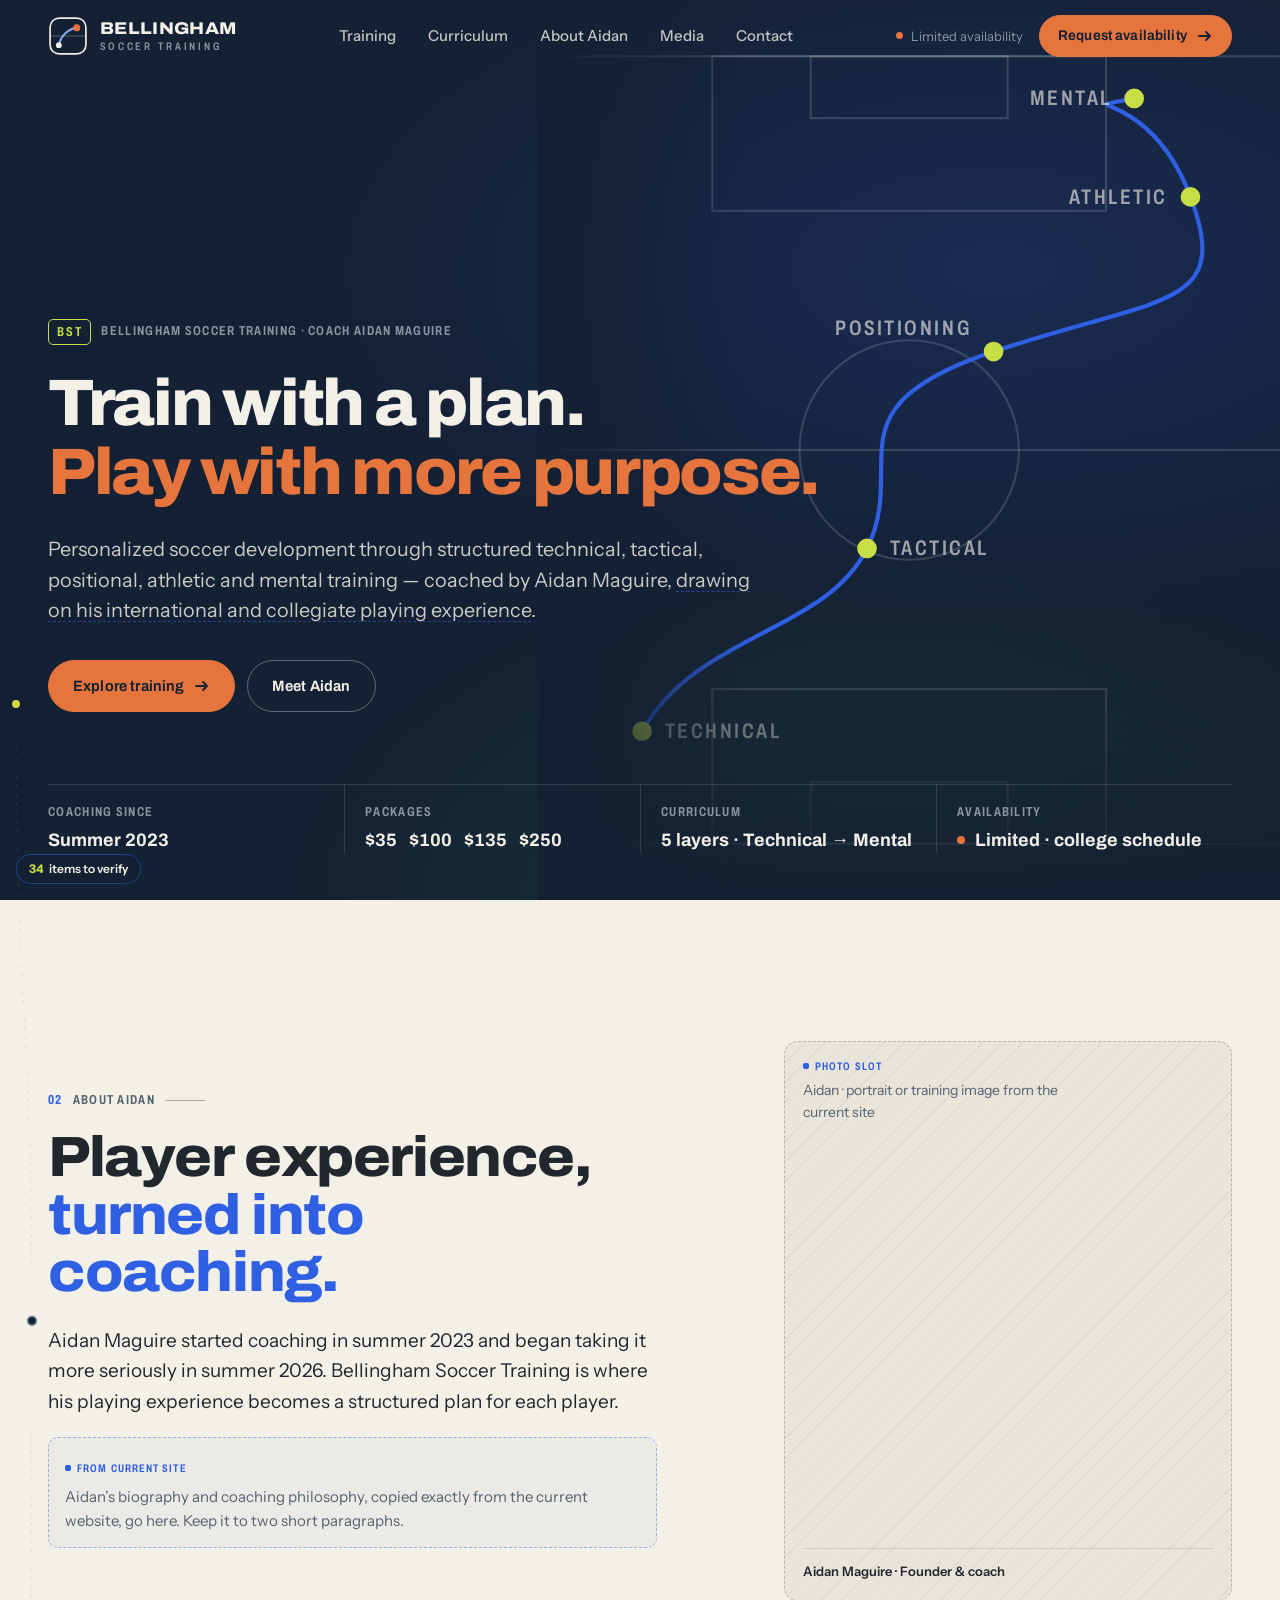
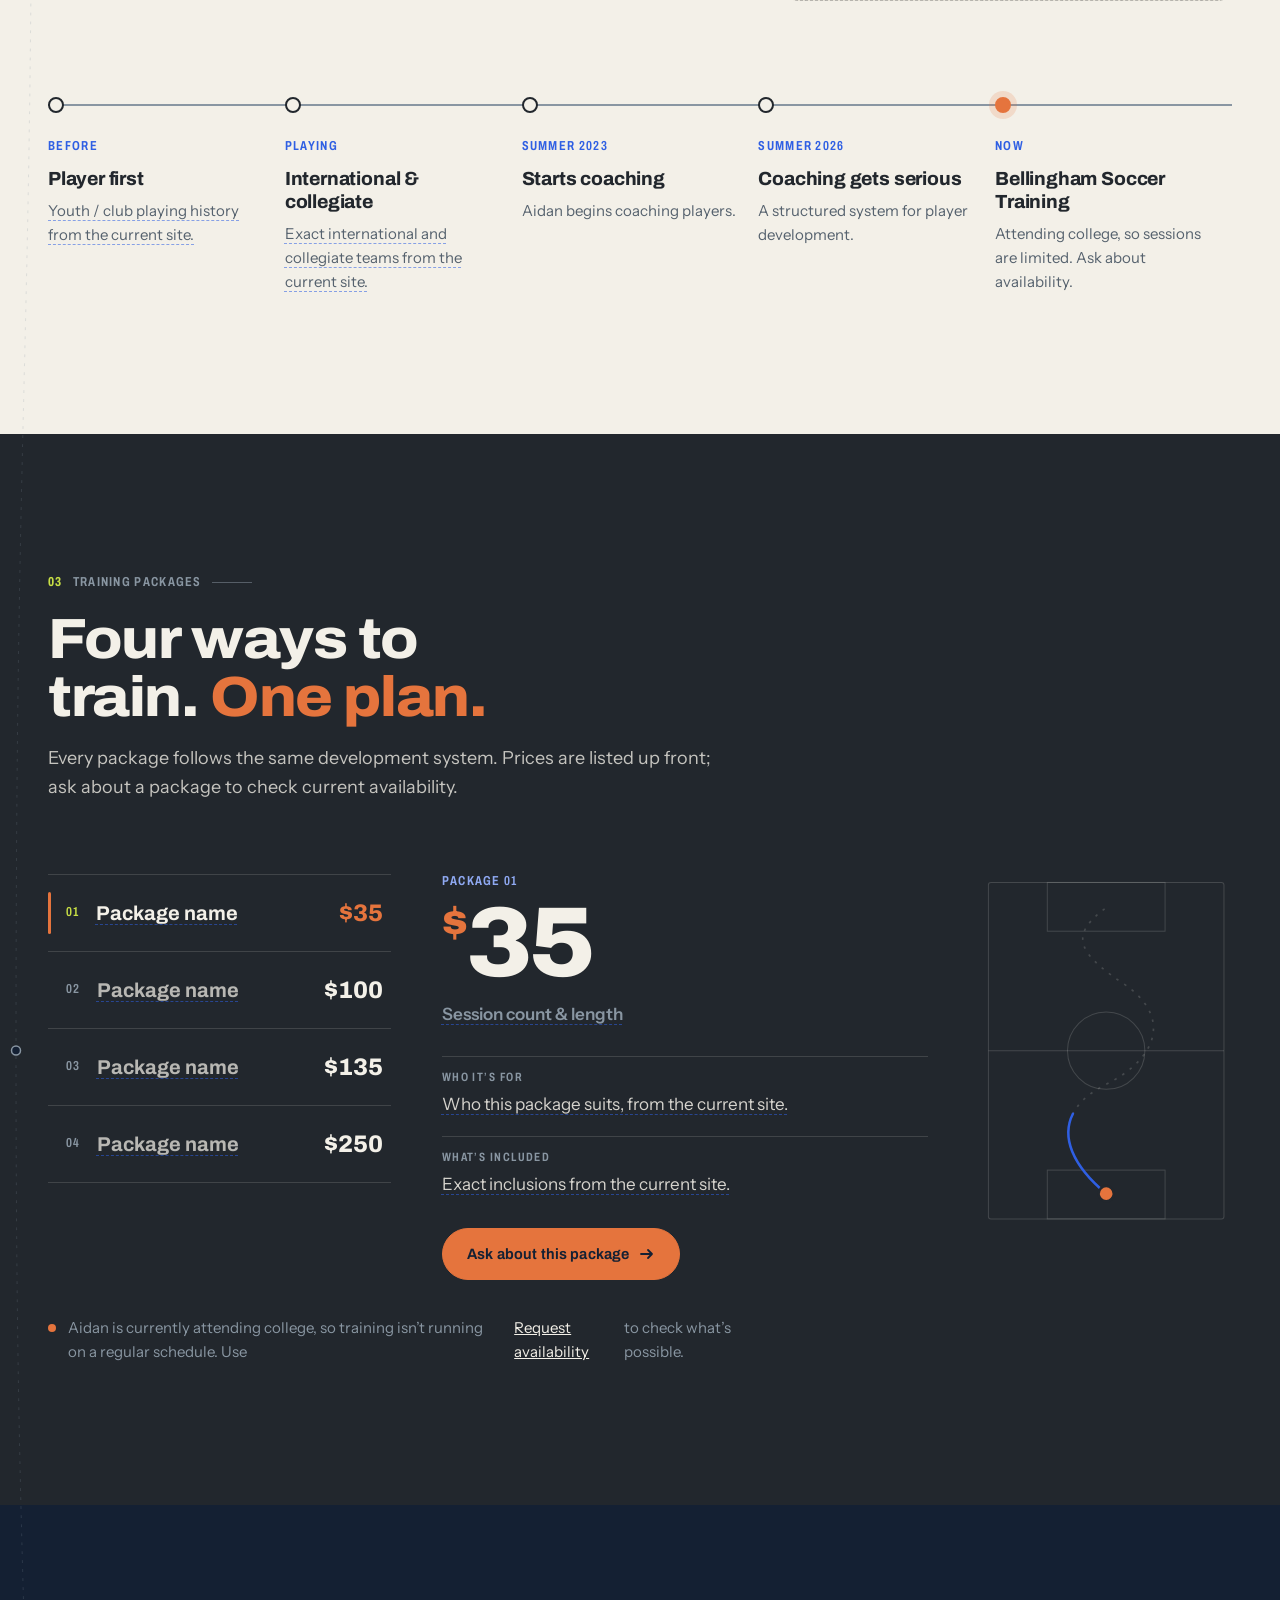
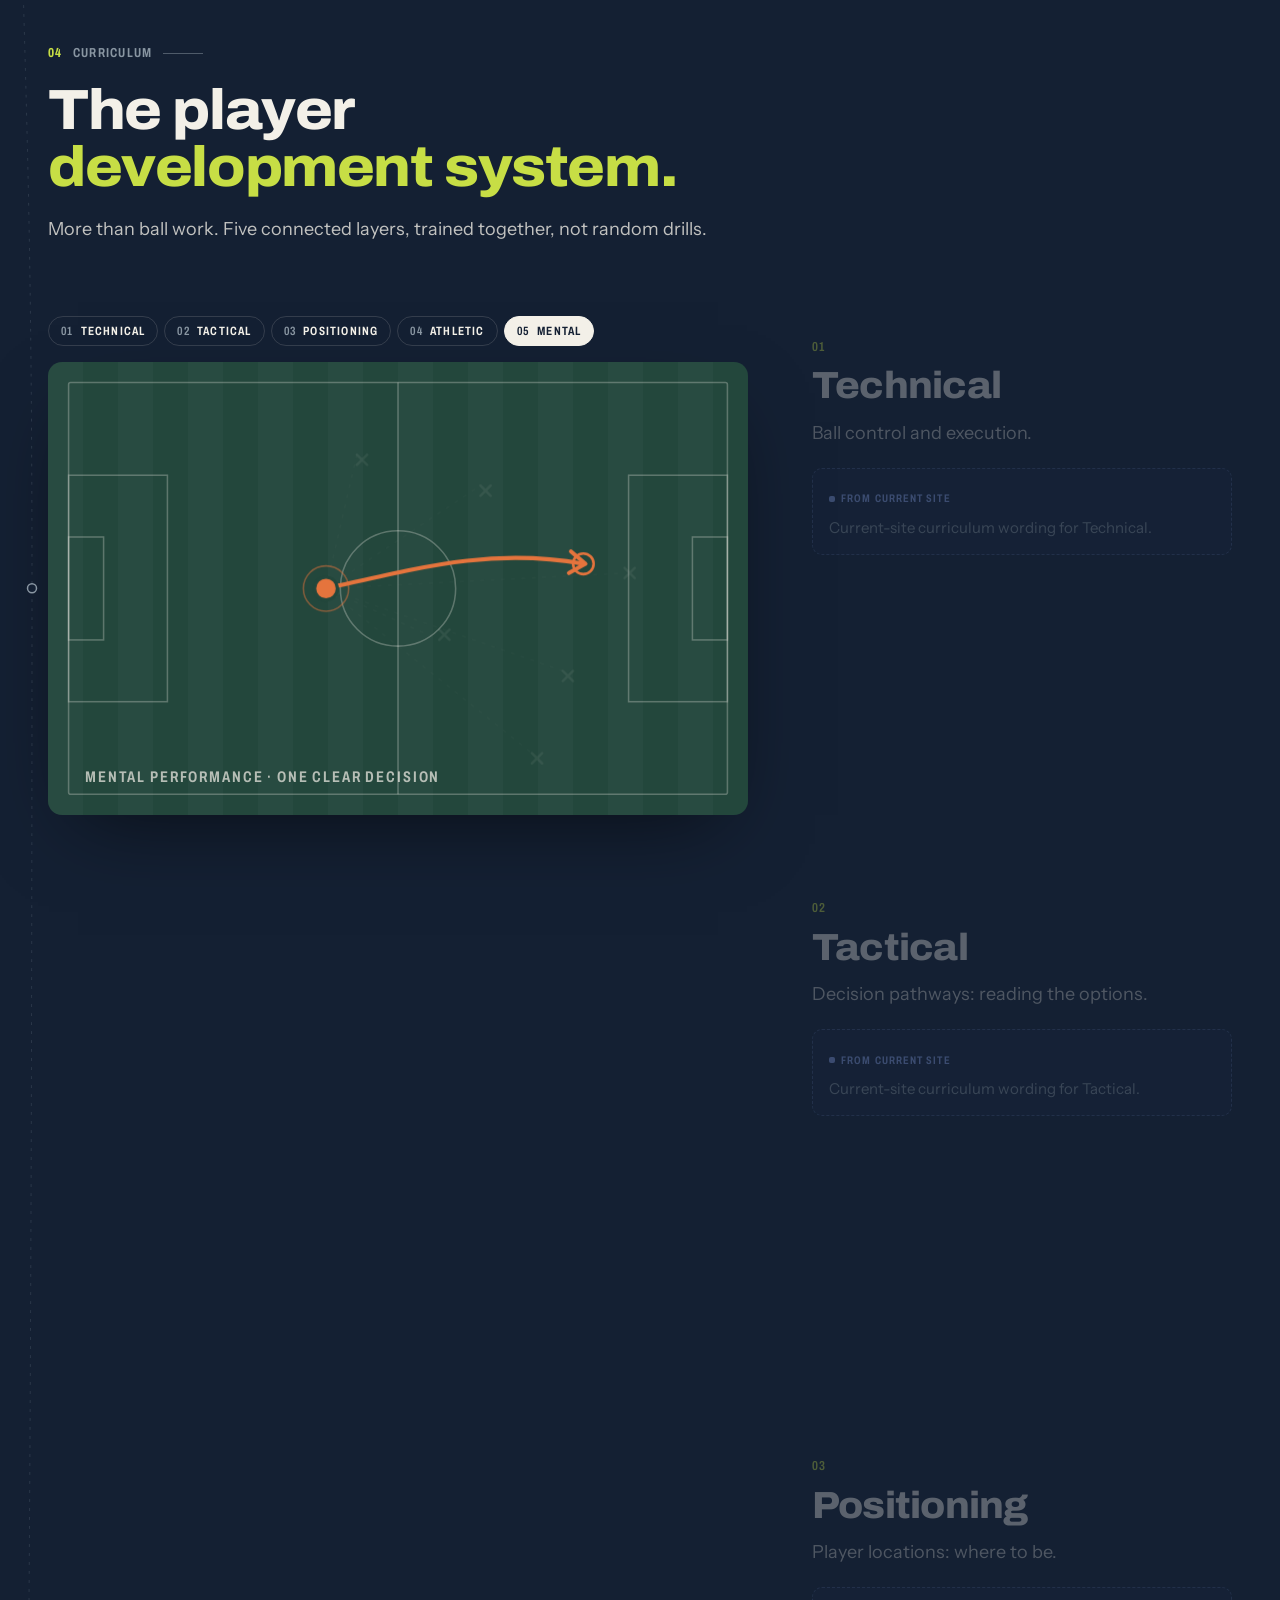
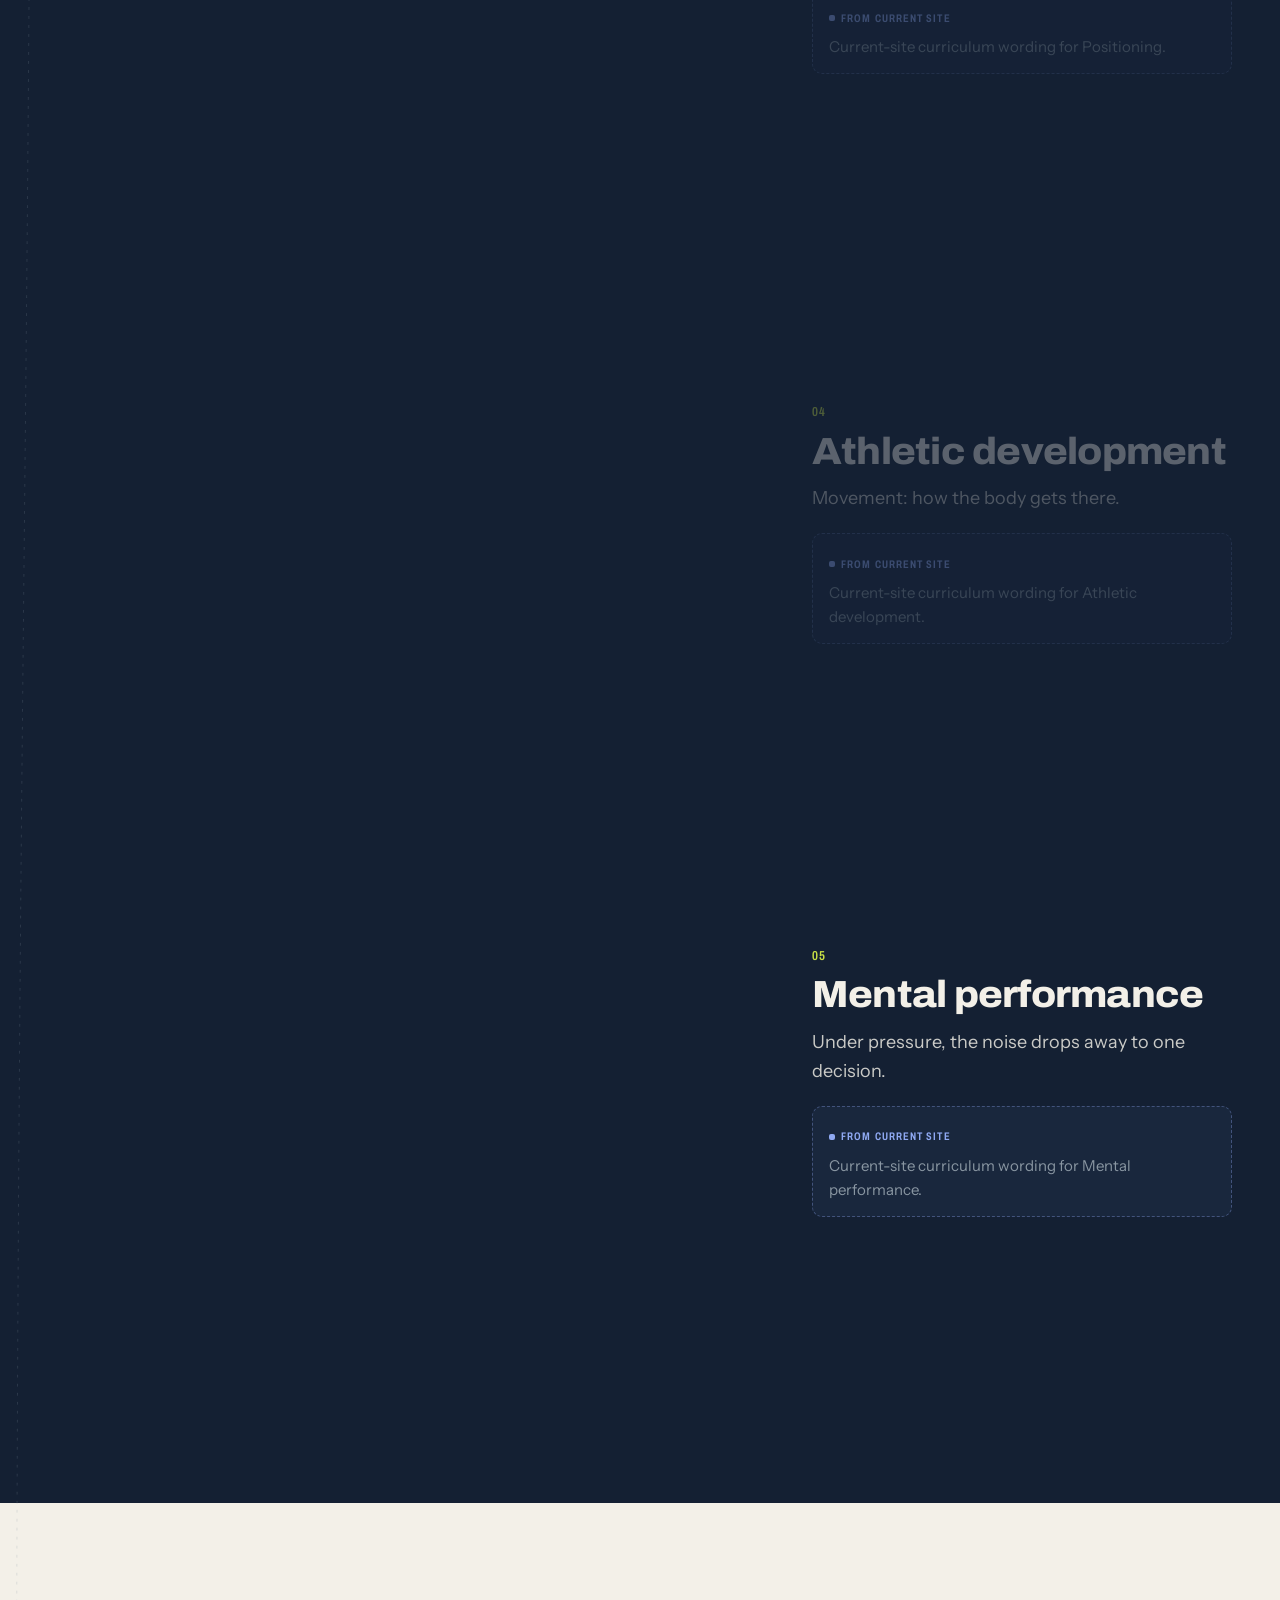
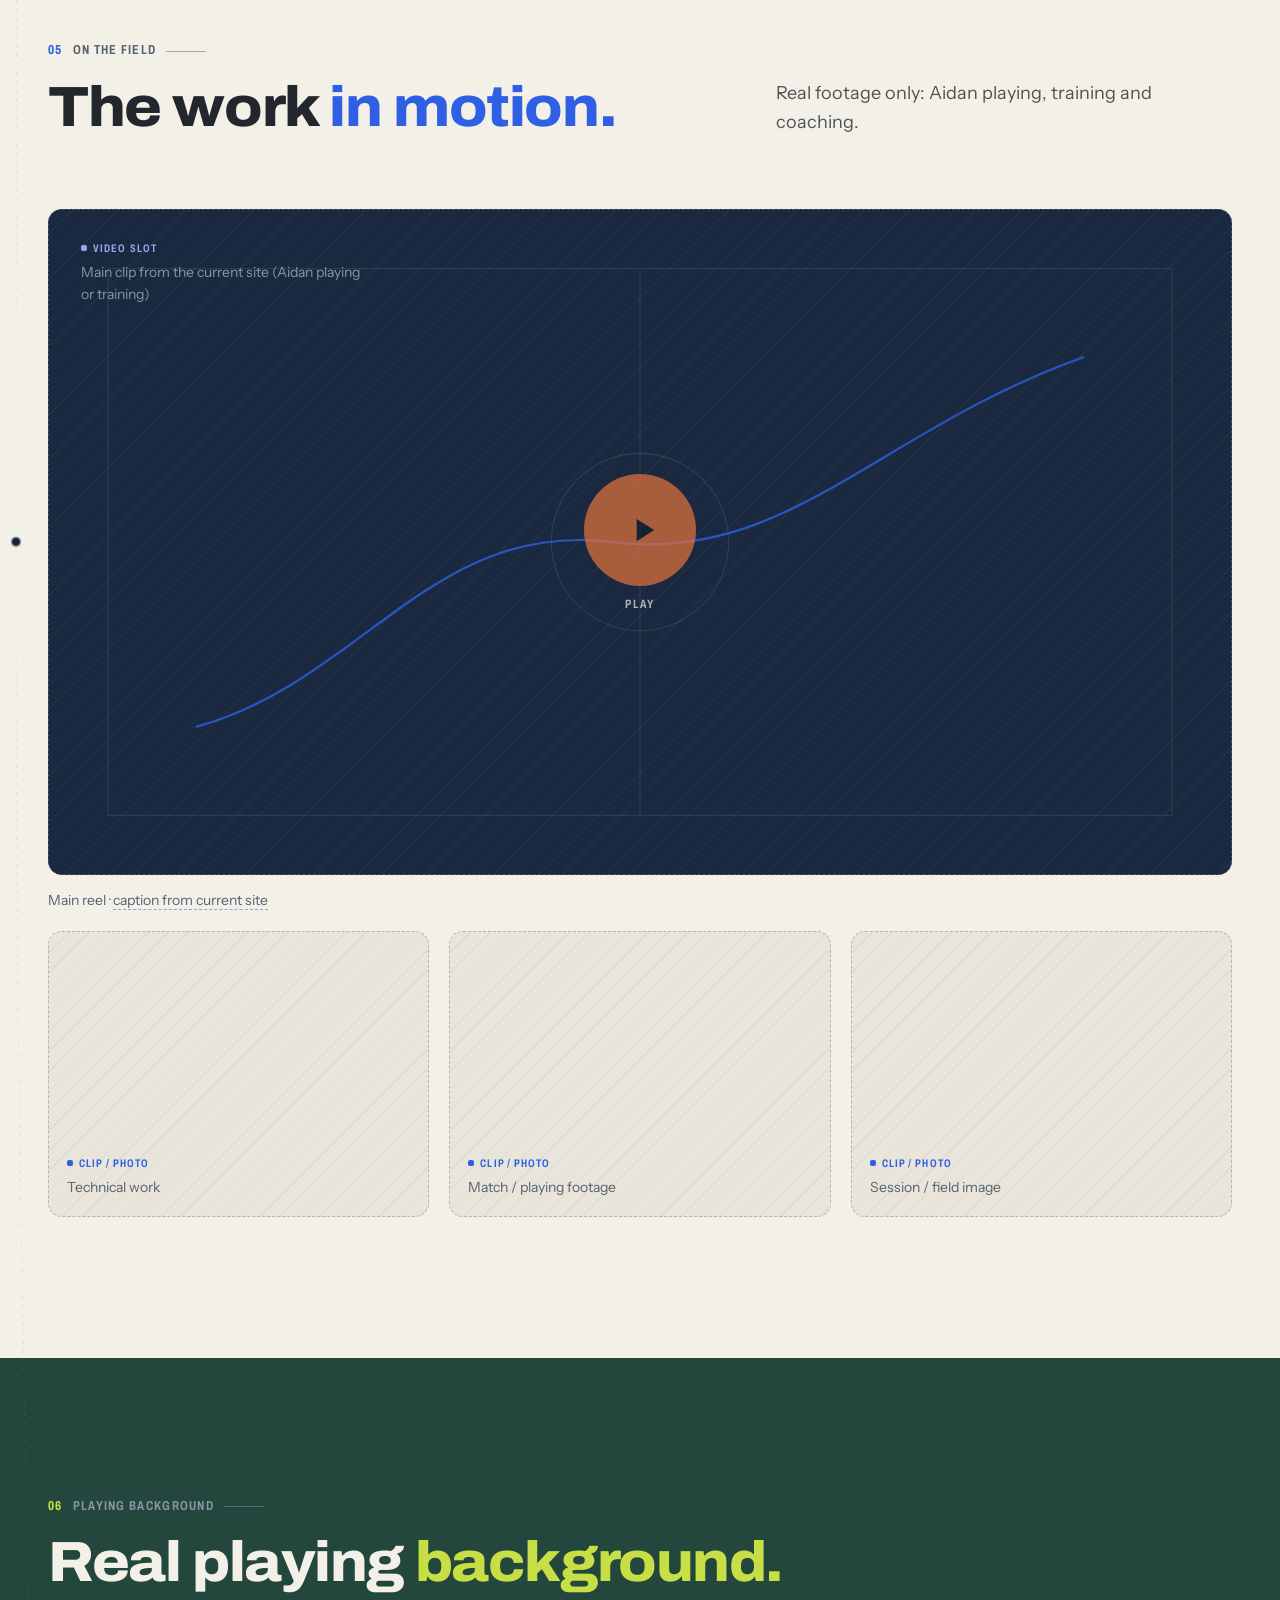
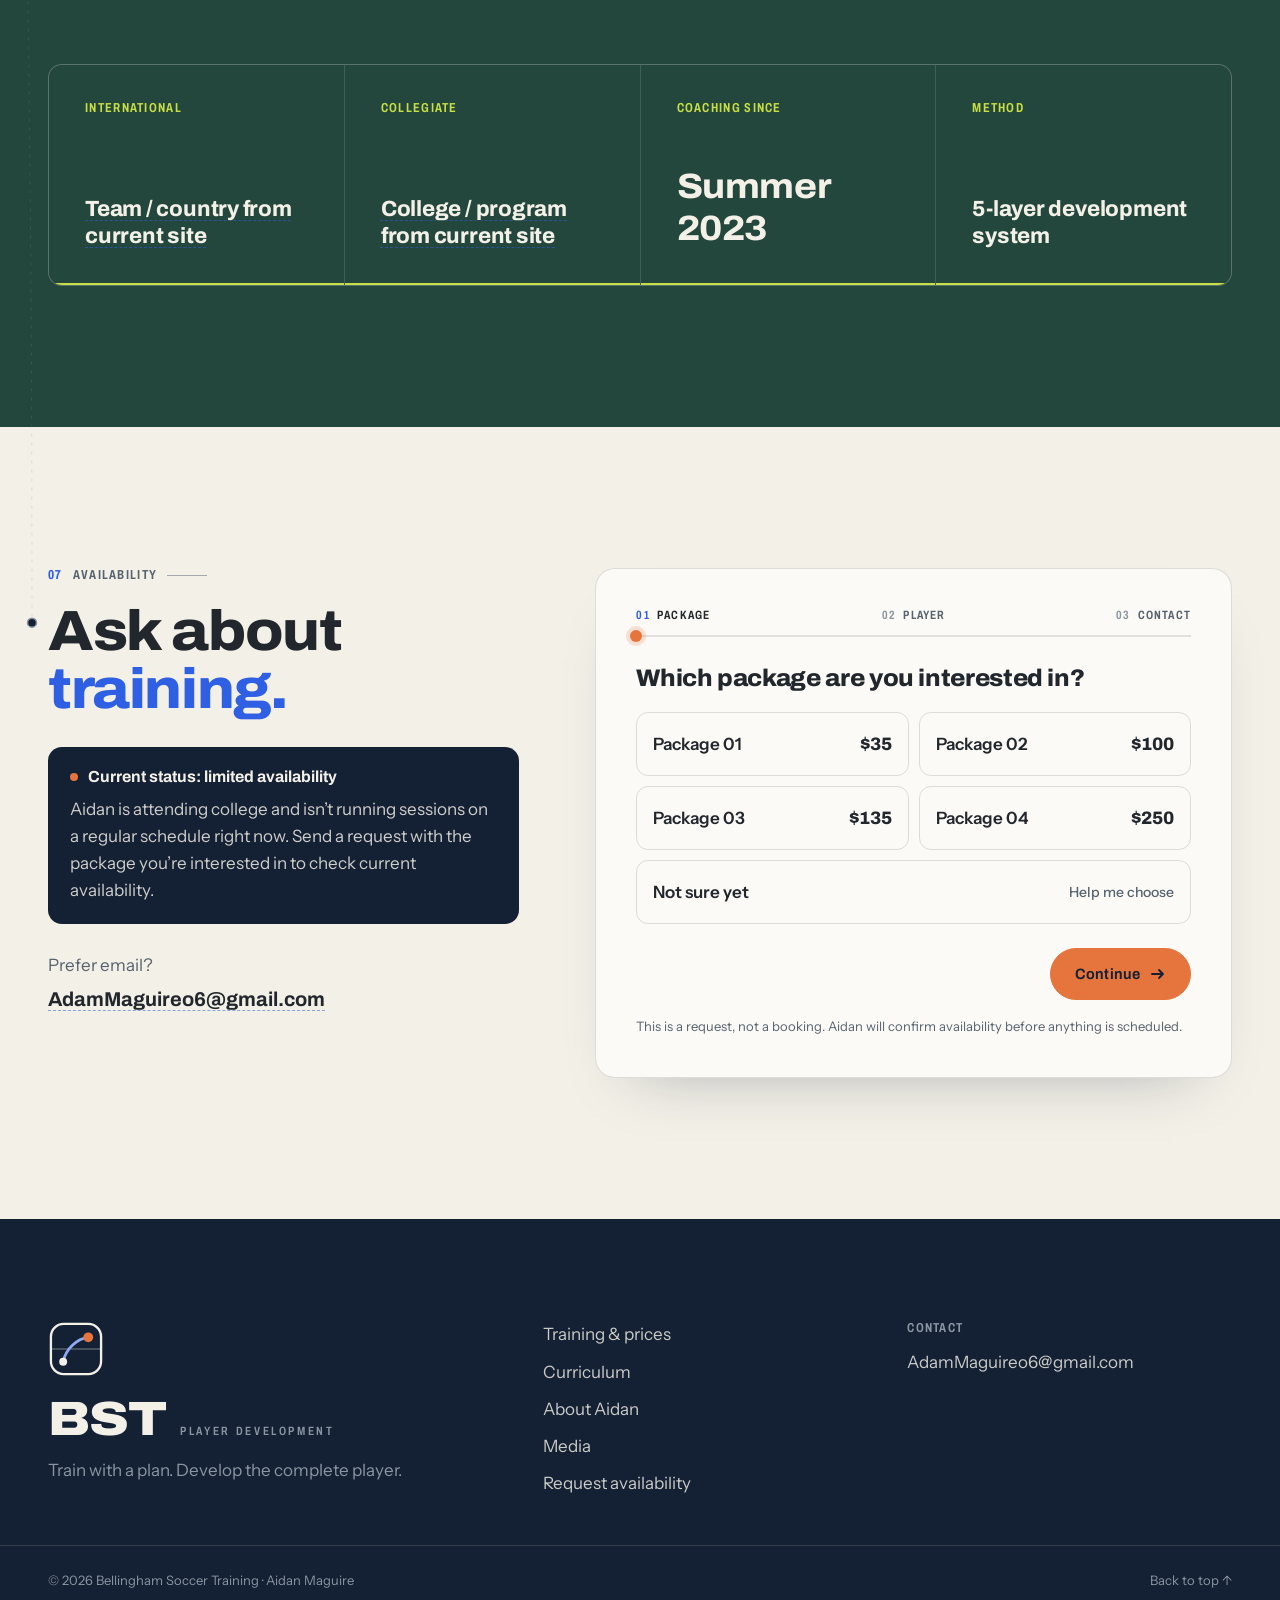
<file: Aidan/index.html>
<!doctype html>
<html lang="en">
<head>
  <meta charset="utf-8">
  <meta name="viewport" content="width=device-width, initial-scale=1, viewport-fit=cover">
  <title>Bellingham Soccer Training | Private Soccer Training with Aidan Maguire</title>
  <!-- VERIFY: align title/description wording with the current site's metadata before launch. -->
  <meta name="description" content="Bellingham Soccer Training: private soccer player development with coach Aidan Maguire. Structured technical, tactical, positioning, athletic and mental training. Four packages from $35 to $250.">
  <meta name="theme-color" content="#142033">
  <link rel="canonical" href="https://bellinghamsoccertraining.com/">
  <meta property="og:type" content="website">
  <meta property="og:site_name" content="Bellingham Soccer Training">
  <meta property="og:url" content="https://bellinghamsoccertraining.com/">
  <meta property="og:title" content="Bellingham Soccer Training | Train with a plan.">
  <meta property="og:description" content="Structured soccer player development with Aidan Maguire: technical, tactical, positioning, athletic and mental training.">
  <meta property="og:image" content="https://bellinghamsoccertraining.com/assets/og-image.png">
  <meta name="twitter:card" content="summary_large_image">
  <link rel="icon" href="assets/favicon.svg" type="image/svg+xml">
  <link rel="icon" href="assets/favicon-32.png" type="image/png" sizes="32x32">
  <link rel="apple-touch-icon" href="assets/apple-touch-icon.png">

  <link rel="preload" href="assets/fonts/archivo-var.woff2" as="font" type="font/woff2" crossorigin>
  <link rel="preload" href="assets/fonts/instrument-sans-var.woff2" as="font" type="font/woff2" crossorigin>
  <script>document.documentElement.classList.add('js');</script>
  <link rel="stylesheet" href="css/main.css">

  <script src="js/vendor/gsap.min.js" defer></script>
  <script src="js/vendor/ScrollTrigger.min.js" defer></script>
  <script src="js/vendor/lenis.min.js" defer></script>
  <script src="js/main.js" defer></script>

  <!-- Only verified facts belong in structured data. Add location/areaServed once confirmed from the current site. -->
  <script type="application/ld+json">
  {
    "@context": "https://schema.org",
    "@type": "SportsOrganization",
    "name": "Bellingham Soccer Training",
    "alternateName": "BST",
    "url": "https://bellinghamsoccertraining.com/",
    "logo": "https://bellinghamsoccertraining.com/assets/favicon.svg",
    "sport": "Soccer",
    "description": "Private soccer player development with coach Aidan Maguire: technical, tactical, positioning, athletic and mental training.",
    "founder": { "@type": "Person", "name": "Aidan Maguire", "jobTitle": "Soccer Coach" },
    "makesOffer": [
      { "@type": "Offer", "price": "35", "priceCurrency": "USD" },
      { "@type": "Offer", "price": "100", "priceCurrency": "USD" },
      { "@type": "Offer", "price": "135", "priceCurrency": "USD" },
      { "@type": "Offer", "price": "250", "priceCurrency": "USD" }
    ]
  }
  </script>
</head>

<body>
<a class="skip" href="#main">Skip to content</a>

<!-- Reusable brand mark. The passing line draws, the marker moves into space, then rests (6s loop). -->
<svg width="0" height="0" style="position:absolute" aria-hidden="true">
  <symbol id="bst-mark" viewBox="0 0 48 48">
    <rect class="mk-box" x="2.5" y="2.5" width="43" height="43" rx="11"/>
    <path class="mk-half" d="M2.5 24h43"/>
    <path class="mk-lane" d="M13 35 C 15 24, 25 15, 34.5 14" pathLength="1"/>
    <circle class="mk-from" cx="13" cy="35" r="3.4"/>
    <circle class="mk-to" cx="34.5" cy="14" r="4.2"/>
  </symbol>
</svg>

<!-- ============ NAV ============ -->
<header class="nav" id="top">
  <div class="nav__bar wrap">
    <a class="brand" href="#hero" aria-label="Bellingham Soccer Training: back to top">
      <svg class="brand__mark is-loop" aria-hidden="true"><use href="#bst-mark"/></svg>
      <span class="brand__word">
        <span class="brand__top">Bellingham</span>
        <span class="brand__sub">Soccer Training</span>
      </span>
    </a>

    <nav class="nav__links" aria-label="Primary">
      <a href="#training">Training</a>
      <a href="#curriculum">Curriculum</a>
      <a href="#about">About Aidan</a>
      <a href="#media">Media</a>
      <a href="#contact">Contact</a>
    </nav>

    <div class="nav__end">
      <span class="avail-dot" title="Limited availability while Aidan is attending college"><i></i>Limited availability</span>
      <a class="btn btn--primary btn--sm" href="#contact" data-magnetic><span>Request availability</span><svg class="btn__arrow" viewBox="0 0 16 16" aria-hidden="true"><path d="M2 8h11M9 4l4 4-4 4"/></svg></a>
      <button class="nav__toggle" type="button" aria-expanded="false" aria-controls="mobile-menu"><span class="sr-only">Menu</span><i></i><i></i></button>
    </div>
  </div>
  <div class="mmenu" id="mobile-menu" hidden>
    <nav class="wrap" aria-label="Mobile">
      <a href="#training"><b>01</b>Training &amp; prices</a>
      <a href="#curriculum"><b>02</b>Curriculum</a>
      <a href="#about"><b>03</b>About Aidan</a>
      <a href="#media"><b>04</b>Media</a>
      <a href="#contact"><b>05</b>Request availability</a>
    </nav>
  </div>
</header>

<main id="main">
  <!-- Page-wide development path (desktop). Built in JS from [data-path] anchors. -->
  <svg class="devpath" aria-hidden="true"><path class="devpath__base"/><path class="devpath__draw"/><circle class="devpath__head" r="5"/></svg>

  <!-- ============ 01 HERO ============ -->
  <section class="hero" id="hero" aria-labelledby="hero-title">
    <div class="hero__field" aria-hidden="true">
      <svg class="hero__svg" viewBox="0 0 720 640" preserveAspectRatio="xMidYMid slice">
        <g class="pitch-lines">
          <rect x="40" y="40" width="640" height="560" rx="4"/>
          <path d="M40 320h640"/>
          <circle cx="360" cy="320" r="78"/>
          <rect x="220" y="40" width="280" height="110"/>
          <rect x="290" y="40" width="140" height="44"/>
          <rect x="220" y="490" width="280" height="110"/>
          <rect x="290" y="556" width="140" height="44"/>
        </g>
        <!-- The player run: Technical -> Tactical -> Positioning -> Athletic -> Mental -->
        <path class="hero__run-base" d="M170 520 C 210 450, 300 450, 330 390 S 300 290, 420 250 S 590 220, 560 140 S 470 80, 520 70"/>
        <path class="hero__run" d="M170 520 C 210 450, 300 450, 330 390 S 300 290, 420 250 S 590 220, 560 140 S 470 80, 520 70" pathLength="1"/>
        <g class="hero__nodes">
          <g transform="translate(170 520)"><circle r="6"/><text x="16" y="5">Technical</text></g>
          <g transform="translate(330 390)"><circle r="6"/><text x="16" y="5">Tactical</text></g>
          <g transform="translate(420 250)"><circle r="6"/><text x="-16" y="-12" text-anchor="end">Positioning</text></g>
          <g transform="translate(560 140)"><circle r="6"/><text x="-16" y="5" text-anchor="end">Athletic</text></g>
          <g transform="translate(520 70)"><circle r="6"/><text x="-16" y="5" text-anchor="end">Mental</text></g>
        </g>
        <g class="hero__player"><circle class="hero__player-halo" r="20"/><circle class="hero__player-dot" r="9"/></g>
      </svg>
      <!--
        HERO MEDIA SLOT: replace with the strongest current-site image of Aidan (playing / training).
        <picture class="hero__photo"><source type="image/avif" srcset="..."><source type="image/webp" srcset="..."><img src="..." alt="Aidan Maguire ..." width="1200" height="1500" fetchpriority="high"></picture>
        When an image is added, add class "has-photo" to .hero and the pitch art sits behind it.
      -->
    </div>

    <div class="wrap hero__grid">
      <div class="hero__copy">
        <p class="eyebrow"><span class="eyebrow__tag">BST</span> Bellingham Soccer Training &middot; Coach Aidan Maguire</p>
        <h1 class="hero__title" id="hero-title">
          <span class="line"><span>Train with a plan.</span></span>
          <span class="line line--accent"><span>Play with more purpose.</span></span>
        </h1>
        <p class="hero__lede">Personalized soccer development through structured technical, tactical, positional, athletic and mental training&nbsp;&mdash; coached by Aidan Maguire, <span data-verify="hero-background">drawing on his international and collegiate playing experience</span>.</p>
        <div class="hero__ctas">
          <a class="btn btn--primary" href="#training" data-magnetic data-path="hero"><span>Explore training</span><svg class="btn__arrow" viewBox="0 0 16 16" aria-hidden="true"><path d="M2 8h11M9 4l4 4-4 4"/></svg></a>
          <a class="btn btn--ghost" href="#about"><span>Meet Aidan</span></a>
        </div>
      </div>

      <!-- Answers the parent's first questions without scrolling -->
      <dl class="facts">
        <div class="facts__item"><dt>Coaching since</dt><dd>Summer 2023</dd></div>
        <div class="facts__item"><dt>Packages</dt><dd class="facts__prices"><span>$35</span><span>$100</span><span>$135</span><span>$250</span></dd></div>
        <div class="facts__item"><dt>Curriculum</dt><dd>5 layers &middot; Technical&nbsp;&rarr;&nbsp;Mental</dd></div>
        <div class="facts__item facts__item--status"><dt>Availability</dt><dd><i class="pulse"></i>Limited &middot; college schedule</dd></div>
      </dl>
    </div>
  </section>

  <!-- ============ 02 ABOUT AIDAN ============ -->
  <section class="about" id="about" aria-labelledby="about-title">
    <div class="wrap about__grid">
      <div class="about__intro">
        <p class="kicker"><b>02</b> About Aidan</p>
        <h2 class="h2" id="about-title">Player experience, <em>turned into coaching.</em></h2>
        <p class="about__lede">Aidan Maguire started coaching in summer 2023 and began taking it more seriously in summer 2026. Bellingham Soccer Training is where his playing experience becomes a structured plan for each player.</p>
        <div class="slot slot--text" data-verify="bio">
          <span class="slot__tag">From current site</span>
          <p>Aidan&rsquo;s biography and coaching philosophy, copied exactly from the current website, go here. Keep it to two short paragraphs.</p>
        </div>
      </div>

      <figure class="about__portrait slot slot--media" data-verify="portrait" data-path="about">
        <!-- Replace with a current-site portrait of Aidan (training or playing). Keep the figcaption. -->
        <span class="slot__tag">Photo slot</span>
        <span class="slot__hint">Aidan &middot; portrait or training image from the current site</span>
        <figcaption>Aidan Maguire &middot; Founder &amp; coach</figcaption>
      </figure>
    </div>

    <!-- Timeline: playing -> international / collegiate -> 2023 -> 2026 -> now -->
    <div class="wrap">
      <ol class="timeline" aria-label="Aidan's playing and coaching path">
        <li class="timeline__item">
          <span class="timeline__when">Before</span>
          <h3>Player first</h3>
          <p data-verify="timeline-youth">Youth / club playing history from the current site.</p>
        </li>
        <li class="timeline__item">
          <span class="timeline__when">Playing</span>
          <h3>International &amp; collegiate</h3>
          <p data-verify="timeline-intl">Exact international and collegiate teams from the current site.</p>
        </li>
        <li class="timeline__item">
          <span class="timeline__when">Summer 2023</span>
          <h3>Starts coaching</h3>
          <p>Aidan begins coaching players.</p>
        </li>
        <li class="timeline__item">
          <span class="timeline__when">Summer 2026</span>
          <h3>Coaching gets serious</h3>
          <p>A structured system for player development.</p>
        </li>
        <li class="timeline__item timeline__item--now">
          <span class="timeline__when">Now</span>
          <h3>Bellingham Soccer Training</h3>
          <p>Attending college, so sessions are limited. Ask about availability.</p>
        </li>
      </ol>
    </div>
  </section>

  <!-- ============ 03 TRAINING PACKAGES ============ -->
  <section class="training" id="training" aria-labelledby="training-title">
    <div class="wrap">
      <header class="sec-head">
        <p class="kicker kicker--light"><b>03</b> Training packages</p>
        <h2 class="h2" id="training-title">Four ways to train. <em>One plan.</em></h2>
        <p class="sec-head__lede">Every package follows the same development system. Prices are listed up front; ask about a package to check current availability.</p>
      </header>

      <!--
        PACKAGES: prices are verified ($35 / $100 / $135 / $250).
        Names, session counts, durations and inclusions must be copied EXACTLY from the current site.
        Edit each .pk__item; desktop shows a selector + active panel, mobile shows an accordion.
      -->
      <div class="pk" data-pk>
        <div class="pk__item is-active" data-pk-item data-price="35" data-stage="1">
          <button class="pk__head" type="button" aria-expanded="true" aria-controls="pk-1" id="pk-1-h">
            <span class="pk__num">01</span>
            <span class="pk__name" data-verify="pk1-name">Package name</span>
            <span class="pk__price">$35</span>
            <i class="pk__chev" aria-hidden="true"></i>
          </button>
          <div class="pk__panel" id="pk-1" role="region" aria-labelledby="pk-1-h">
            <div class="pk__panel-in">
              <div class="pk__meta">
                <p class="pk__label">Package 01</p>
                <p class="pk__bigprice"><span class="pk__cur">$</span><span class="pk__amt" data-count>35</span></p>
                <p class="pk__qty" data-verify="pk1-qty">Session count &amp; length</p>
              </div>
              <dl class="pk__spec">
                <div><dt>Who it&rsquo;s for</dt><dd data-verify="pk1-who">Who this package suits, from the current site.</dd></div>
                <div><dt>What&rsquo;s included</dt><dd data-verify="pk1-incl">Exact inclusions from the current site.</dd></div>
              </dl>
              <a class="btn btn--primary pk__cta" href="#contact" data-package="1" data-magnetic><span>Ask about this package</span><svg class="btn__arrow" viewBox="0 0 16 16" aria-hidden="true"><path d="M2 8h11M9 4l4 4-4 4"/></svg></a>
            </div>
          </div>
        </div>

        <div class="pk__item" data-pk-item data-price="100" data-stage="2">
          <button class="pk__head" type="button" aria-expanded="false" aria-controls="pk-2" id="pk-2-h">
            <span class="pk__num">02</span>
            <span class="pk__name" data-verify="pk2-name">Package name</span>
            <span class="pk__price">$100</span>
            <i class="pk__chev" aria-hidden="true"></i>
          </button>
          <div class="pk__panel" id="pk-2" role="region" aria-labelledby="pk-2-h">
            <div class="pk__panel-in">
              <div class="pk__meta">
                <p class="pk__label">Package 02</p>
                <p class="pk__bigprice"><span class="pk__cur">$</span><span class="pk__amt" data-count>100</span></p>
                <p class="pk__qty" data-verify="pk2-qty">Session count &amp; length</p>
              </div>
              <dl class="pk__spec">
                <div><dt>Who it&rsquo;s for</dt><dd data-verify="pk2-who">Who this package suits, from the current site.</dd></div>
                <div><dt>What&rsquo;s included</dt><dd data-verify="pk2-incl">Exact inclusions from the current site.</dd></div>
              </dl>
              <a class="btn btn--primary pk__cta" href="#contact" data-package="2" data-magnetic><span>Ask about this package</span><svg class="btn__arrow" viewBox="0 0 16 16" aria-hidden="true"><path d="M2 8h11M9 4l4 4-4 4"/></svg></a>
            </div>
          </div>
        </div>

        <div class="pk__item" data-pk-item data-price="135" data-stage="3">
          <button class="pk__head" type="button" aria-expanded="false" aria-controls="pk-3" id="pk-3-h">
            <span class="pk__num">03</span>
            <span class="pk__name" data-verify="pk3-name">Package name</span>
            <span class="pk__price">$135</span>
            <i class="pk__chev" aria-hidden="true"></i>
          </button>
          <div class="pk__panel" id="pk-3" role="region" aria-labelledby="pk-3-h">
            <div class="pk__panel-in">
              <div class="pk__meta">
                <p class="pk__label">Package 03</p>
                <p class="pk__bigprice"><span class="pk__cur">$</span><span class="pk__amt" data-count>135</span></p>
                <p class="pk__qty" data-verify="pk3-qty">Session count &amp; length</p>
              </div>
              <dl class="pk__spec">
                <div><dt>Who it&rsquo;s for</dt><dd data-verify="pk3-who">Who this package suits, from the current site.</dd></div>
                <div><dt>What&rsquo;s included</dt><dd data-verify="pk3-incl">Exact inclusions from the current site.</dd></div>
              </dl>
              <a class="btn btn--primary pk__cta" href="#contact" data-package="3" data-magnetic><span>Ask about this package</span><svg class="btn__arrow" viewBox="0 0 16 16" aria-hidden="true"><path d="M2 8h11M9 4l4 4-4 4"/></svg></a>
            </div>
          </div>
        </div>

        <div class="pk__item" data-pk-item data-price="250" data-stage="4">
          <button class="pk__head" type="button" aria-expanded="false" aria-controls="pk-4" id="pk-4-h">
            <span class="pk__num">04</span>
            <span class="pk__name" data-verify="pk4-name">Package name</span>
            <span class="pk__price">$250</span>
            <i class="pk__chev" aria-hidden="true"></i>
          </button>
          <div class="pk__panel" id="pk-4" role="region" aria-labelledby="pk-4-h">
            <div class="pk__panel-in">
              <div class="pk__meta">
                <p class="pk__label">Package 04</p>
                <p class="pk__bigprice"><span class="pk__cur">$</span><span class="pk__amt" data-count>250</span></p>
                <p class="pk__qty" data-verify="pk4-qty">Session count &amp; length</p>
              </div>
              <dl class="pk__spec">
                <div><dt>Who it&rsquo;s for</dt><dd data-verify="pk4-who">Who this package suits, from the current site.</dd></div>
                <div><dt>What&rsquo;s included</dt><dd data-verify="pk4-incl">Exact inclusions from the current site.</dd></div>
              </dl>
              <a class="btn btn--primary pk__cta" href="#contact" data-package="4" data-magnetic><span>Ask about this package</span><svg class="btn__arrow" viewBox="0 0 16 16" aria-hidden="true"><path d="M2 8h11M9 4l4 4-4 4"/></svg></a>
            </div>
          </div>
        </div>

        <!-- Desktop stage art: the path moves further up the pitch per package (visual only, not a claim about contents) -->
        <div class="pk__stage" aria-hidden="true" data-path="training">
          <svg viewBox="0 0 300 420">
            <g class="pitch-lines pitch-lines--sm">
              <rect x="10" y="10" width="280" height="400" rx="3"/>
              <path d="M10 210h280"/><circle cx="150" cy="210" r="46"/>
              <rect x="80" y="10" width="140" height="58"/><rect x="80" y="352" width="140" height="58"/>
            </g>
            <path class="pk__lane-base" d="M150 380 C 90 330, 90 280, 150 250 S 230 170, 170 130 S 110 70, 150 40"/>
            <path class="pk__lane" d="M150 380 C 90 330, 90 280, 150 250 S 230 170, 170 130 S 110 70, 150 40" pathLength="1"/>
            <circle class="pk__marker" r="9" cx="150" cy="380"/>
          </svg>
        </div>
      </div>

      <p class="pk__note"><i class="pulse"></i>Aidan is currently attending college, so training isn&rsquo;t running on a regular schedule. Use <a href="#contact">Request availability</a> to check what&rsquo;s possible.</p>
    </div>
  </section>

  <!-- ============ 04 CURRICULUM ============ -->
  <section class="curr" id="curriculum" aria-labelledby="curr-title">
    <div class="wrap">
      <header class="sec-head">
        <p class="kicker kicker--light"><b>04</b> Curriculum</p>
        <h2 class="h2" id="curr-title">The player <em>development system.</em></h2>
        <p class="sec-head__lede">More than ball work. Five connected layers, trained together, not random drills.</p>
      </header>

      <div class="curr__layout" data-curr>
        <div class="curr__sticky">
          <ol class="curr__tabs" role="tablist" aria-label="Curriculum layers">
            <li><button type="button" role="tab" aria-selected="true" data-go="0">01 <span>Technical</span></button></li>
            <li><button type="button" role="tab" aria-selected="false" data-go="1">02 <span>Tactical</span></button></li>
            <li><button type="button" role="tab" aria-selected="false" data-go="2">03 <span>Positioning</span></button></li>
            <li><button type="button" role="tab" aria-selected="false" data-go="3">04 <span>Athletic</span></button></li>
            <li><button type="button" role="tab" aria-selected="false" data-go="4">05 <span>Mental</span></button></li>
          </ol>

          <div class="curr__pitch" data-path="curriculum">
            <svg class="cx" viewBox="0 0 680 440" data-stage="0" role="img" aria-label="Pitch diagram for the current curriculum layer">
              <defs>
                <pattern id="stripes" width="68" height="440" patternUnits="userSpaceOnUse"><rect width="34" height="440" fill="rgba(255,255,255,.025)"/></pattern>
              </defs>
              <rect class="cx-grass" width="680" height="440" rx="10"/>
              <rect width="680" height="440" fill="url(#stripes)" rx="10"/>
              <g class="pitch-lines">
                <rect x="20" y="20" width="640" height="400" rx="2"/>
                <path d="M340 20v400"/><circle cx="340" cy="220" r="56"/>
                <rect x="20" y="110" width="96" height="220"/><rect x="564" y="110" width="96" height="220"/>
                <rect x="20" y="170" width="34" height="100"/><rect x="626" y="170" width="34" height="100"/>
              </g>

              <!-- Positioning: zones -->
              <g class="cx-layer cx-zones">
                <rect x="20" y="20" width="213" height="400"/>
                <rect x="233" y="20" width="214" height="400"/>
                <rect x="447" y="20" width="213" height="400"/>
                <path d="M20 153h640M20 287h640"/>
                <rect class="cx-zone-hot" x="447" y="153" width="117" height="134"/>
              </g>

              <!-- Mental: noise -->
              <g class="cx-layer cx-noise">
                <g class="cx-opp"><path d="M420 120l10 10m0-10l-10 10"/><path d="M500 300l10 10m0-10l-10 10"/><path d="M380 260l10 10m0-10l-10 10"/><path d="M560 200l10 10m0-10l-10 10"/><path d="M470 380l10 10m0-10l-10 10"/><path d="M300 90l10 10m0-10l-10 10"/></g>
                <path class="cx-scribble" d="M270 220 L 420 120 M270 220 L 500 300 M270 220 L380 270 M 270 220 L 300 90 M270 220 L 470 380 M270 220 L560 205"/>
              </g>

              <!-- Athletic: movement trail -->
              <g class="cx-layer cx-trail">
                <path class="cx-trail-line" d="M150 340 C 210 385, 300 372, 350 338 S 405 306, 420 300" pathLength="1"/>
                <circle cx="150" cy="340" r="7"/><circle cx="250" cy="372" r="7"/><circle cx="350" cy="338" r="7"/>
              </g>

              <!-- Tactical: teammates and passing lanes -->
              <g class="cx-layer cx-lanes">
                <path class="cx-lane" d="M270 220 L 430 150"/>
                <path class="cx-lane" d="M270 220 L 470 300"/>
                <path class="cx-lane" d="M270 220 L 200 120"/>
                <circle class="cx-mate" cx="430" cy="150" r="10"/>
                <circle class="cx-mate" cx="470" cy="300" r="10"/>
                <circle class="cx-mate" cx="200" cy="120" r="10"/>
              </g>

              <!-- Mental: the one decision -->
              <g class="cx-layer cx-decision">
                <path d="M270 220 C 360 200, 430 180, 520 196"/>
                <path d="M508 184l14 12-16 9"/>
                <circle cx="520" cy="196" r="10"/>
              </g>

              <!-- The player (moves per stage) -->
              <g class="cx-player">
                <circle class="cx-player-halo" r="22"/>
                <circle class="cx-player-dot" r="11"/>
                <!-- Technical: ball attached -->
                <g class="cx-layer cx-ball"><circle class="cx-ball-touch" r="34"/><circle class="cx-ball-dot" cx="20" cy="10" r="6"/></g>
              </g>

              <text class="cx-caption" x="36" y="408">Technical &middot; ball control / execution</text>
            </svg>
          </div>

          <div class="curr__nav">
            <button type="button" class="curr__arrow" data-step="-1" aria-label="Previous layer">&larr;</button>
            <span class="curr__count" aria-live="polite">01 / 05</span>
            <button type="button" class="curr__arrow" data-step="1" aria-label="Next layer">&rarr;</button>
          </div>
        </div>

        <!-- Curriculum terminology from the brief. Replace each .slot paragraph with the current site's exact wording. -->
        <div class="curr__steps">
          <article class="curr__step is-active" data-curr-step="0" data-caption="Technical &middot; ball control / execution">
            <p class="curr__n">01</p>
            <h3>Technical</h3>
            <p class="curr__line">Ball control and execution.</p>
            <div class="slot slot--text slot--dark" data-verify="curr-technical"><span class="slot__tag">From current site</span><p>Current-site curriculum wording for Technical.</p></div>
          </article>
          <article class="curr__step" data-curr-step="1" data-caption="Tactical &middot; decision pathways">
            <p class="curr__n">02</p>
            <h3>Tactical</h3>
            <p class="curr__line">Decision pathways: reading the options.</p>
            <div class="slot slot--text slot--dark" data-verify="curr-tactical"><span class="slot__tag">From current site</span><p>Current-site curriculum wording for Tactical.</p></div>
          </article>
          <article class="curr__step" data-curr-step="2" data-caption="Positioning &middot; player locations">
            <p class="curr__n">03</p>
            <h3>Positioning</h3>
            <p class="curr__line">Player locations: where to be.</p>
            <div class="slot slot--text slot--dark" data-verify="curr-positioning"><span class="slot__tag">From current site</span><p>Current-site curriculum wording for Positioning.</p></div>
          </article>
          <article class="curr__step" data-curr-step="3" data-caption="Athletic development &middot; movement">
            <p class="curr__n">04</p>
            <h3>Athletic development</h3>
            <p class="curr__line">Movement: how the body gets there.</p>
            <div class="slot slot--text slot--dark" data-verify="curr-athletic"><span class="slot__tag">From current site</span><p>Current-site curriculum wording for Athletic development.</p></div>
          </article>
          <article class="curr__step" data-curr-step="4" data-caption="Mental performance &middot; one clear decision">
            <p class="curr__n">05</p>
            <h3>Mental performance</h3>
            <p class="curr__line">Under pressure, the noise drops away to one decision.</p>
            <div class="slot slot--text slot--dark" data-verify="curr-mental"><span class="slot__tag">From current site</span><p>Current-site curriculum wording for Mental performance.</p></div>
          </article>
        </div>
      </div>
    </div>
  </section>

  <!-- ============ 05 MEDIA / VIDEO ============ -->
  <section class="media" id="media" aria-labelledby="media-title">
    <div class="wrap">
      <header class="sec-head sec-head--row">
        <div>
          <p class="kicker"><b>05</b> On the field</p>
          <h2 class="h2" id="media-title">The work <em>in motion.</em></h2>
        </div>
        <p class="sec-head__lede">Real footage only: Aidan playing, training and coaching.</p>
      </header>

      <!--
        PRIMARY VIDEO: use the current site's footage. Set either
          data-video-mp4 / data-video-webm (self-hosted, with a poster image), or
          data-video-embed (YouTube/Vimeo embed URL).
        Add the poster as <img class="vid__poster" ...> inside .vid__frame and remove the slot classes.
      -->
      <figure class="vid" data-verify="video-main" data-video-mp4="" data-video-webm="" data-video-embed="">
        <div class="vid__frame slot slot--media slot--dark">
          <svg class="vid__art" viewBox="0 0 1600 900" preserveAspectRatio="xMidYMid slice" aria-hidden="true">
            <g class="pitch-lines"><rect x="80" y="80" width="1440" height="740"/><path d="M800 80v740"/><circle cx="800" cy="450" r="120"/></g>
            <path class="vid__line" d="M200 700 C 420 640, 520 420, 760 450 S 1120 300, 1400 200" pathLength="1"/>
          </svg>
          <span class="slot__tag">Video slot</span>
          <span class="slot__hint">Main clip from the current site (Aidan playing or training)</span>
          <button class="vid__play" type="button" data-path="media" aria-label="Play video" disabled>
            <span class="vid__ring"><svg viewBox="0 0 24 24" aria-hidden="true"><path d="M8 5v14l11-7z"/></svg></span>
            <span class="vid__label">Play</span>
          </button>
        </div>
        <figcaption>Main reel &middot; <span data-verify="video-caption">caption from current site</span></figcaption>
      </figure>

      <ul class="clips" aria-label="Supporting clips and photos">
        <li class="clip slot slot--media" data-verify="clip-1"><span class="slot__tag">Clip / photo</span><span class="slot__hint">Technical work</span></li>
        <li class="clip slot slot--media" data-verify="clip-2"><span class="slot__tag">Clip / photo</span><span class="slot__hint">Match / playing footage</span></li>
        <li class="clip slot slot--media" data-verify="clip-3"><span class="slot__tag">Clip / photo</span><span class="slot__hint">Session / field image</span></li>
      </ul>
    </div>
  </section>

  <!-- ============ 06 PLAYING BACKGROUND ============ -->
  <section class="cred" id="background" aria-labelledby="cred-title">
    <div class="wrap">
      <header class="sec-head">
        <p class="kicker kicker--light"><b>06</b> Playing background</p>
        <h2 class="h2" id="cred-title">Real playing <em>background.</em></h2>
      </header>
      <ul class="cred__grid">
        <li class="cred__card">
          <span class="cred__k">International</span>
          <p class="cred__v" data-verify="cred-intl">Team / country from current site</p>
          <span class="cred__line" aria-hidden="true"></span>
        </li>
        <li class="cred__card">
          <span class="cred__k">Collegiate</span>
          <p class="cred__v" data-verify="cred-college">College / program from current site</p>
          <span class="cred__line" aria-hidden="true"></span>
        </li>
        <li class="cred__card">
          <span class="cred__k">Coaching since</span>
          <p class="cred__v cred__v--big">Summer 2023</p>
          <span class="cred__line" aria-hidden="true"></span>
        </li>
        <li class="cred__card">
          <span class="cred__k">Method</span>
          <p class="cred__v">5-layer development system</p>
          <span class="cred__line" aria-hidden="true"></span>
        </li>
      </ul>
    </div>
  </section>

  <!-- ============ 07 AVAILABILITY / CONTACT ============ -->
  <section class="contact" id="contact" aria-labelledby="contact-title">
    <div class="wrap contact__grid">
      <div class="contact__intro">
        <p class="kicker"><b>07</b> Availability</p>
        <h2 class="h2" id="contact-title">Ask about <em>training.</em></h2>

        <div class="status" role="status">
          <p class="status__label"><i class="pulse"></i>Current status: limited availability</p>
          <p>Aidan is attending college and isn&rsquo;t running sessions on a regular schedule right now. Send a request with the package you&rsquo;re interested in to check current availability.</p>
        </div>

        <!-- VERIFY: email spelling. The brief gives "AdamMaguireo6@gmail.com" ("Adam", and letter "o" before 6). Confirm against the current site. -->
        <p class="contact__direct">Prefer email?<br><a class="contact__email" href="mailto:AdamMaguireo6@gmail.com" data-verify="email" data-email>AdamMaguireo6@gmail.com</a></p>

        <!--
          BOOKING LINKS: the current site has booking links. Re-add them here ONLY if they are confirmed active.
          Do not build a second booking system; this form is a request, not a booking.
        -->
      </div>

      <form class="inq" id="inquiry" name="training-inquiry" method="POST" action="thanks.html" data-endpoint="" novalidate>
        <input type="hidden" name="_subject" value="Training inquiry: Bellingham Soccer Training">
        <p class="sr-only" aria-hidden="true"><label>Leave empty <input name="_gotcha" tabindex="-1" autocomplete="off"></label></p>

        <div class="inq__progress" data-path="contact">
          <ol class="inq__steps">
            <li class="is-current"><b>01</b> Package</li>
            <li><b>02</b> Player</li>
            <li><b>03</b> Contact</li>
          </ol>
          <div class="inq__track" aria-hidden="true"><i class="inq__fill"></i><i class="inq__dot"></i></div>
          <p class="sr-only inq__count" aria-live="polite">Step 1 of 3</p>
        </div>

        <fieldset class="inq__step is-active" data-step="0">
          <legend class="inq__title">Which package are you interested in?</legend>
          <div class="opts">
            <label class="opt"><input type="radio" name="package" value="Package 01 ($35)" data-pkg="1" required><span><b data-pkg-name="1">Package 01</b><em>$35</em></span></label>
            <label class="opt"><input type="radio" name="package" value="Package 02 ($100)" data-pkg="2"><span><b data-pkg-name="2">Package 02</b><em>$100</em></span></label>
            <label class="opt"><input type="radio" name="package" value="Package 03 ($135)" data-pkg="3"><span><b data-pkg-name="3">Package 03</b><em>$135</em></span></label>
            <label class="opt"><input type="radio" name="package" value="Package 04 ($250)" data-pkg="4"><span><b data-pkg-name="4">Package 04</b><em>$250</em></span></label>
            <label class="opt opt--wide"><input type="radio" name="package" value="Not sure yet"><span><b>Not sure yet</b><em>Help me choose</em></span></label>
          </div>
          <p class="inq__err" hidden>Choose a package (or &ldquo;Not sure yet&rdquo;).</p>
        </fieldset>

        <fieldset class="inq__step" data-step="1" hidden>
          <legend class="inq__title">Player information</legend>
          <div class="row">
            <label class="field field--sm"><span>Player age</span><input type="number" name="player_age" min="3" max="99" inputmode="numeric" required></label>
            <label class="field"><span>Current experience</span>
              <select name="experience" required>
                <option value="">Select&hellip;</option>
                <option>New to soccer</option>
                <option>Recreational</option>
                <option>Club / competitive</option>
                <option>High school</option>
                <option>College / adult</option>
              </select>
            </label>
          </div>
          <label class="field"><span>Main goal</span><textarea name="goal" rows="3" placeholder="e.g. first touch, confidence on the ball, making a team" required></textarea></label>
          <p class="inq__err" hidden>Add the player&rsquo;s age, experience and main goal.</p>
        </fieldset>

        <fieldset class="inq__step" data-step="2" hidden>
          <legend class="inq__title">Your details</legend>
          <div class="row">
            <label class="field"><span>Name</span><input type="text" name="name" autocomplete="name" required></label>
            <label class="field"><span>Email</span><input type="email" name="email" autocomplete="email" required></label>
          </div>
          <label class="field"><span>Phone <small>(optional)</small></span><input type="tel" name="phone" autocomplete="tel"></label>
          <label class="field"><span>Message <small>(optional)</small></span><textarea name="message" rows="3" placeholder="Days/times that could work, questions, anything else"></textarea></label>
          <p class="inq__err" hidden>Add your name and a valid email.</p>
        </fieldset>

        <div class="inq__actions">
          <button type="button" class="btn btn--ghost btn--dark" data-inq="back" hidden><span>Back</span></button>
          <button type="button" class="btn btn--primary" data-inq="next"><span>Continue</span><svg class="btn__arrow" viewBox="0 0 16 16" aria-hidden="true"><path d="M2 8h11M9 4l4 4-4 4"/></svg></button>
          <button type="submit" class="btn btn--primary" data-inq="submit" hidden><span>Request availability</span><svg class="btn__arrow" viewBox="0 0 16 16" aria-hidden="true"><path d="M2 8h11M9 4l4 4-4 4"/></svg></button>
        </div>
        <p class="inq__fine">This is a request, not a booking. Aidan will confirm availability before anything is scheduled.</p>
        <div class="inq__done" hidden tabindex="-1">
          <p class="inq__done-title">Request ready.</p>
          <p>Your email app should open with the details filled in. If it didn&rsquo;t, email <a href="mailto:AdamMaguireo6@gmail.com" data-email>AdamMaguireo6@gmail.com</a>.</p>
        </div>
      </form>
    </div>
  </section>
</main>

<!-- ============ 08 FOOTER ============ -->
<footer class="foot">
  <div class="wrap foot__grid">
    <div class="foot__brand">
      <svg class="foot__mark is-loop" aria-hidden="true"><use href="#bst-mark"/></svg>
      <p class="foot__bst">BST<span>Player development</span></p>
      <p class="foot__tag">Train with a plan. Develop the complete player.</p>
    </div>
    <nav class="foot__nav" aria-label="Footer">
      <a href="#training">Training &amp; prices</a>
      <a href="#curriculum">Curriculum</a>
      <a href="#about">About Aidan</a>
      <a href="#media">Media</a>
      <a href="#contact">Request availability</a>
    </nav>
    <div class="foot__contact">
      <p class="foot__k">Contact</p>
      <a href="mailto:AdamMaguireo6@gmail.com" data-email>AdamMaguireo6@gmail.com</a>
      <!-- Add social links here only if they appear on the current site. -->
    </div>
  </div>
  <div class="wrap foot__base">
    <p>&copy; <span data-year>2026</span> Bellingham Soccer Training &middot; Aidan Maguire</p>
    <a href="#top">Back to top &uarr;</a>
  </div>
</footer>

<!-- Video lightbox -->
<dialog class="lb" id="lightbox" aria-label="Video">
  <button class="lb__close" type="button" aria-label="Close">&times;</button>
  <div class="lb__body"></div>
</dialog>

<!-- Content check: lists every [data-verify] slot. Remove before launch once all are confirmed. -->
<button class="audit" type="button" aria-pressed="false"><b data-verify-count>0</b> items to verify</button>
</body>
</html>
</file>
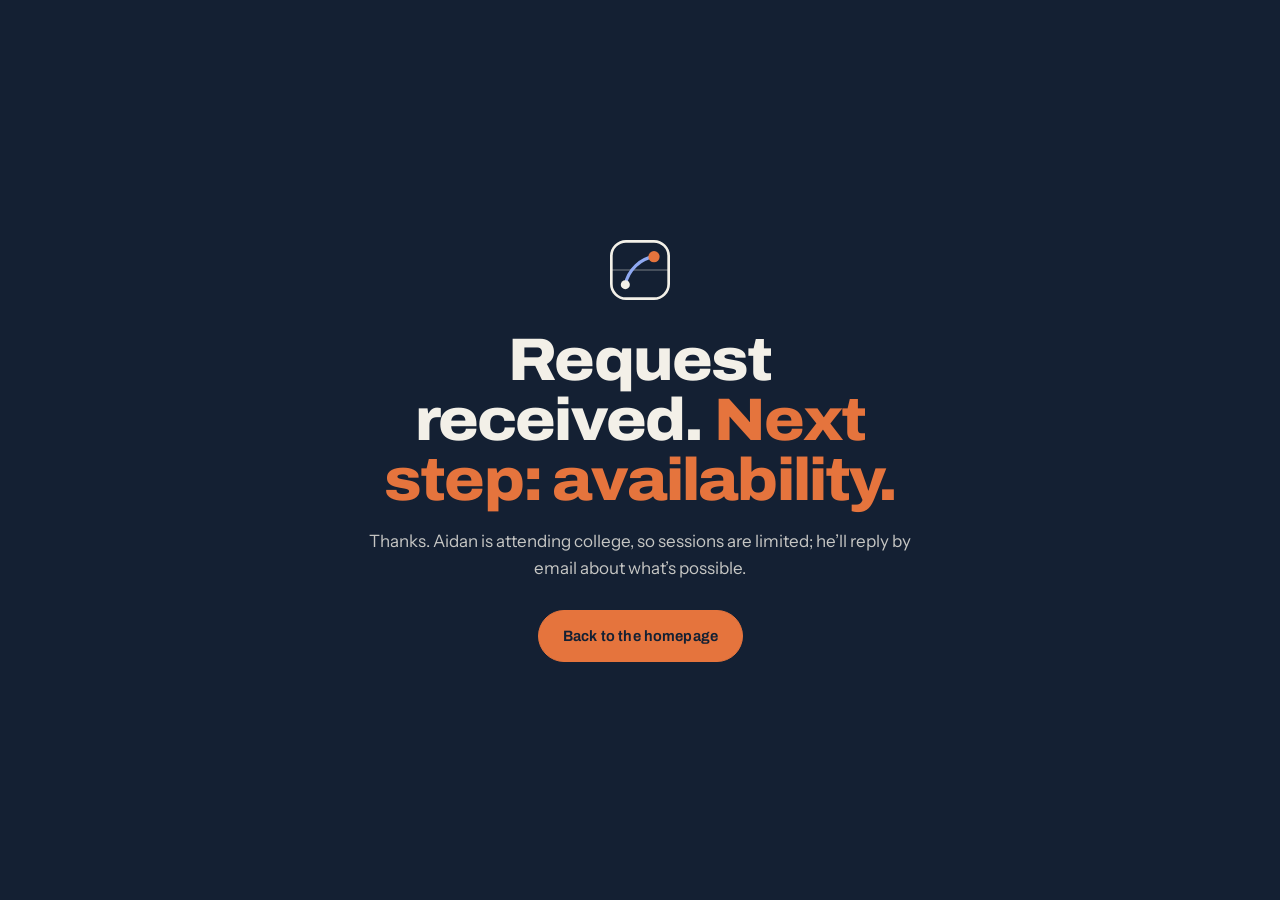
<file: Aidan/thanks.html>
<!doctype html>
<html lang="en">
<head>
  <meta charset="utf-8">
  <meta name="viewport" content="width=device-width, initial-scale=1">
  <title>Request received | Bellingham Soccer Training</title>
  <meta name="robots" content="noindex">
  <link rel="icon" href="assets/favicon.svg" type="image/svg+xml">
  <link rel="stylesheet" href="css/main.css">
  <style>
    body { min-height: 100svh; display: grid; place-items: center; background: var(--midnight); color: var(--paper); text-align: center; padding: 24px; }
    main { max-width: 560px; }
    svg { width: 64px; height: 64px; margin: 0 auto 28px; }
    h1 { font: 820 clamp(2.25rem, 6vw, 3.75rem)/1 var(--f-display); font-stretch: 108%; letter-spacing: -.03em; }
    h1 em { font-style: normal; color: var(--orange); }
    p { margin-top: 18px; color: rgba(243, 240, 232, .8); }
    .btn { margin-top: 28px; }
  </style>
</head>
<body>
  <main>
    <svg viewBox="0 0 48 48" class="is-loop" aria-hidden="true">
      <rect class="mk-box" x="2.5" y="2.5" width="43" height="43" rx="11"/>
      <path class="mk-half" d="M2.5 24h43"/>
      <path class="mk-lane" d="M13 35 C 15 24, 25 15, 34.5 14" pathLength="1"/>
      <circle class="mk-from" cx="13" cy="35" r="3.4"/>
      <circle class="mk-to" cx="34.5" cy="14" r="4.2"/>
    </svg>
    <h1>Request received. <em>Next step: availability.</em></h1>
    <p>Thanks. Aidan is attending college, so sessions are limited; he&rsquo;ll reply by email about what&rsquo;s possible.</p>
    <a class="btn btn--primary" href="./"><span>Back to the homepage</span></a>
  </main>
</body>
</html>
</file>
<file: Aidan/css/main.css>
/* ==========================================================================
   Bellingham Soccer Training — "Train with a plan."
   Tokens → base → components → sections → motion → responsive
   ========================================================================== */

@font-face {
  font-family: "Archivo";
  src: url("../assets/fonts/archivo-var.woff2") format("woff2-variations");
  font-weight: 100 900;
  font-stretch: 62% 125%;
  font-display: swap;
}
@font-face {
  font-family: "Instrument Sans";
  src: url("../assets/fonts/instrument-sans-var.woff2") format("woff2-variations");
  font-weight: 400 700;
  font-display: swap;
}

:root {
  /* Palette */
  --midnight: #142033;
  --midnight-2: #1A2940;
  --cobalt: #2F5FE3;
  --cobalt-soft: #8FA9F2;
  --pitch: #23473C;
  --pitch-2: #2B5649;
  --paper: #F3F0E8;
  --paper-2: #E9E5DA;
  --white: #FBFAF6;
  --orange: #E5743D;
  --orange-2: #F08A55;
  --lime: #C7DE45;
  --steel: #8996A2;
  --steel-ink: #56626E;   /* steel, darkened for text on paper */
  --charcoal: #22272D;
  --charcoal-2: #2A3037;

  --line-dark: rgba(243, 240, 232, .14);
  --line-light: rgba(34, 39, 45, .14);

  /* Type */
  --f-display: "Archivo", "Helvetica Neue", Arial, sans-serif;
  --f-body: "Instrument Sans", "Helvetica Neue", Arial, sans-serif;

  --fs-h1: clamp(2.375rem, 1.3rem + 3.5vw, 4.75rem);
  --fs-h2: clamp(2rem, 1.3rem + 2.8vw, 3.75rem);
  --fs-h3: clamp(1.25rem, 1.1rem + .6vw, 1.6rem);
  --fs-body: 1.0625rem;
  --fs-small: .875rem;

  /* Space */
  --gutter: clamp(16px, 4vw, 48px);
  --max: 1280px;
  --sec: clamp(80px, 11vw, 152px);
  --radius: 14px;
  --nav-h: 72px;

  --ease: cubic-bezier(.22, .8, .2, 1);
  --ease-io: cubic-bezier(.65, 0, .35, 1);
}

/* ---------- Base ---------- */
*, *::before, *::after { box-sizing: border-box; }
html { -webkit-text-size-adjust: 100%; scroll-padding-top: calc(var(--nav-h) + 12px); }
html:not(.lenis) { scroll-behavior: smooth; }
html.lenis, html.lenis body { height: auto; }
.lenis.lenis-smooth { scroll-behavior: auto !important; }
body {
  margin: 0;
  background: var(--midnight);
  color: var(--charcoal);
  font: 400 var(--fs-body)/1.6 var(--f-body);
  -webkit-font-smoothing: antialiased;
  text-rendering: optimizeLegibility;
  overflow-x: hidden;
}
img, svg, video { display: block; max-width: 100%; }
[hidden] { display: none !important; }
a { color: inherit; }
button, input, select, textarea { font: inherit; color: inherit; }
h1, h2, h3, p, ol, ul, dl, dd, figure { margin: 0; }
ol, ul { padding: 0; list-style: none; }
::selection { background: var(--lime); color: var(--midnight); }
:focus-visible { outline: 2px solid var(--orange); outline-offset: 3px; border-radius: 4px; }

.wrap { width: 100%; max-width: calc(var(--max) + var(--gutter) * 2); margin-inline: auto; padding-inline: var(--gutter); }
.sr-only { position: absolute !important; width: 1px; height: 1px; overflow: hidden; clip: rect(0 0 0 0); white-space: nowrap; }
.skip { position: fixed; left: 12px; top: -60px; z-index: 100; background: var(--orange); color: var(--midnight); padding: 10px 14px; border-radius: 8px; font-weight: 600; transition: top .2s; }
.skip:focus { top: 12px; }

/* ---------- Type ---------- */
.h2 {
  font: 800 var(--fs-h2)/1.02 var(--f-display);
  font-stretch: 108%;
  letter-spacing: -.025em;
  text-wrap: balance;
}
.h2 em { font-style: normal; color: var(--cobalt); }
.kicker, .eyebrow, .pk__label, .pk__num, .cred__k, .timeline__when, .curr__n, .slot__tag, .facts dt, .foot__k {
  font-family: var(--f-display);
  font-stretch: 72%;
  font-weight: 650;
  text-transform: uppercase;
  letter-spacing: .1em;
  font-size: .8125rem;
  line-height: 1.2;
}
.kicker { display: flex; align-items: center; gap: 10px; color: var(--steel-ink); margin-bottom: 20px; }
.kicker b { color: var(--cobalt); font-weight: 750; }
.kicker::after { content: ""; width: 40px; height: 1px; background: currentColor; opacity: .5; }
.kicker--light { color: var(--steel); }
.kicker--light b { color: var(--lime); }

.sec-head { margin-bottom: clamp(40px, 6vw, 72px); max-width: 760px; }
.sec-head__lede { margin-top: 18px; font-size: 1.125rem; color: inherit; opacity: .78; max-width: 56ch; }
.sec-head--row { max-width: none; display: flex; justify-content: space-between; align-items: end; gap: 32px; flex-wrap: wrap; }
.sec-head--row .sec-head__lede { margin-top: 0; max-width: 38ch; }

/* ---------- Buttons ---------- */
.btn {
  --bg: transparent; --fg: currentColor; --bd: currentColor;
  display: inline-flex; align-items: center; gap: 10px;
  min-height: 52px; padding: 0 24px;
  border-radius: 999px; border: 1.5px solid var(--bd);
  background: var(--bg); color: var(--fg);
  font: 650 .9375rem/1 var(--f-display); font-stretch: 96%; letter-spacing: .01em;
  text-decoration: none; cursor: pointer; white-space: nowrap;
  transition: background .25s var(--ease), color .25s var(--ease), border-color .25s var(--ease), transform .35s var(--ease);
  will-change: transform;
}
.btn--primary { --bg: var(--orange); --fg: var(--midnight); --bd: var(--orange); }
.btn--primary:hover { --bg: var(--orange-2); --bd: var(--orange-2); }
.btn--ghost { --bd: rgba(243, 240, 232, .35); --fg: var(--paper); }
.btn--ghost:hover { --bd: var(--paper); }
.btn--dark { --bd: var(--line-light); --fg: var(--charcoal); }
.btn--dark:hover { --bd: var(--charcoal); }
.btn--sm { min-height: 42px; padding: 0 18px; font-size: .875rem; }
.btn__arrow { width: 16px; height: 16px; fill: none; stroke: currentColor; stroke-width: 1.8; stroke-linecap: round; stroke-linejoin: round; }
/* CTA micro-loop: short arrow nudge */
.btn--primary .btn__arrow { animation: nudge 3.2s var(--ease) infinite; }
@keyframes nudge { 0%, 70%, 100% { transform: translateX(0); } 78% { transform: translateX(4px); } 86% { transform: translateX(0); } }

.pulse { display: inline-block; width: 8px; height: 8px; border-radius: 50%; background: var(--orange); position: relative; flex: none; }
.pulse::after { content: ""; position: absolute; inset: -4px; border-radius: 50%; border: 1.5px solid var(--orange); opacity: 0; animation: ping 2.4s var(--ease) infinite; }
@keyframes ping { 0% { transform: scale(.6); opacity: .9; } 100% { transform: scale(1.8); opacity: 0; } }

/* ---------- Content slots (unverified content / media placeholders) ---------- */
.slot { position: relative; }
.slot__tag {
  display: inline-flex; align-items: center; gap: 6px;
  color: var(--cobalt); font-size: .6875rem;
}
.slot__tag::before { content: ""; width: 6px; height: 6px; border-radius: 2px; background: currentColor; }
.slot--text { border: 1px dashed rgba(47, 95, 227, .45); border-radius: 10px; padding: 14px 16px; margin-top: 20px; background: rgba(47, 95, 227, .04); }
.slot--text p { margin-top: 6px; color: var(--steel-ink); font-size: .9375rem; }
.slot--dark { border-color: rgba(143, 169, 242, .35); background: rgba(143, 169, 242, .05); }
.slot--dark .slot__tag { color: var(--cobalt-soft); }
.slot--dark p { color: var(--steel); }
.slot--media {
  display: flex; flex-direction: column; justify-content: flex-end; gap: 6px;
  border-radius: var(--radius); padding: 18px; overflow: hidden;
  background:
    repeating-linear-gradient(135deg, rgba(20, 32, 51, .05) 0 1px, transparent 1px 14px),
    var(--paper-2);
  border: 1px dashed rgba(34, 39, 45, .25);
}
.slot--media.slot--dark { background: repeating-linear-gradient(135deg, rgba(243, 240, 232, .04) 0 1px, transparent 1px 16px), var(--midnight-2); border-color: rgba(243, 240, 232, .2); }
.slot__hint { font-size: .875rem; color: var(--steel-ink); max-width: 32ch; }
.slot--dark .slot__hint { color: var(--steel); }

/* Inline unverified copy */
:is(span, p, dd, a, b)[data-verify]:not(.slot) { text-decoration: underline dashed rgba(47, 95, 227, .55) 1px; text-underline-offset: 4px; }
.audit { position: fixed; left: 16px; bottom: 16px; z-index: 60; display: inline-flex; gap: 6px; align-items: center; padding: 8px 12px; border-radius: 999px; border: 1px solid rgba(47, 95, 227, .5); background: rgba(20, 32, 51, .9); color: var(--paper); font: 600 .75rem/1 var(--f-body); cursor: pointer; backdrop-filter: blur(8px); }
.audit b { color: var(--lime); }
html.is-audit [data-verify] { outline: 2px dashed var(--orange) !important; outline-offset: 3px; }

/* ==========================================================================
   Brand mark + logo loop
   ========================================================================== */
.brand { display: inline-flex; align-items: center; gap: 12px; text-decoration: none; color: var(--paper); }
.brand__mark { width: 40px; height: 40px; flex: none; }
.brand__word { display: flex; flex-direction: column; line-height: 1; }
.brand__top { font: 800 1.0625rem/1 var(--f-display); font-stretch: 112%; letter-spacing: .02em; text-transform: uppercase; }
.brand__sub { margin-top: 4px; font: 600 .6875rem/1 var(--f-display); font-stretch: 72%; letter-spacing: .26em; text-transform: uppercase; color: var(--steel); }

.mk-box { fill: none; stroke: currentColor; stroke-width: 2; }
.mk-half { stroke: currentColor; stroke-width: 1.2; opacity: .3; }
.mk-lane { fill: none; stroke: var(--cobalt-soft); stroke-width: 2.4; stroke-linecap: round; stroke-dasharray: 1; stroke-dashoffset: 0; }
.mk-from { fill: currentColor; }
.mk-to { fill: var(--orange); }
/* 6s loop: pass draws → marker moves into space → rest */
.is-loop .mk-lane { animation: mk-draw 6s var(--ease-io) infinite; }
.is-loop .mk-to { transform-box: fill-box; transform-origin: center; animation: mk-move 6s var(--ease) infinite; }
@keyframes mk-draw { 0% { stroke-dashoffset: 1; } 22% { stroke-dashoffset: 0; } 84% { stroke-dashoffset: 0; opacity: 1; } 94% { opacity: 0; stroke-dashoffset: 0; } 100% { opacity: 0; stroke-dashoffset: 1; } }
@keyframes mk-move { 0% { transform: translate(-6px, 5px) scale(.4); opacity: 0; } 18% { transform: translate(-6px, 5px) scale(.8); opacity: 1; } 34% { transform: translate(0, 0) scale(1); } 84% { transform: translate(0, 0) scale(1); opacity: 1; } 96%, 100% { transform: translate(0, 0) scale(.6); opacity: 0; } }

/* ==========================================================================
   Nav
   ========================================================================== */
.nav { position: fixed; inset: 0 0 auto; z-index: 50; color: var(--paper); transition: background .35s var(--ease), box-shadow .35s var(--ease), transform .4s var(--ease); }
.nav.is-scrolled { background: rgba(20, 32, 51, .92); backdrop-filter: blur(12px) saturate(1.2); box-shadow: 0 1px 0 var(--line-dark); }
.nav.is-hidden { transform: translateY(-100%); }
.nav__bar { height: var(--nav-h); display: flex; align-items: center; justify-content: space-between; gap: 24px; }
.nav__links { display: flex; gap: 4px; }
.nav__links a { padding: 8px 14px; border-radius: 999px; text-decoration: none; font-size: .9375rem; font-weight: 500; color: rgba(243, 240, 232, .78); transition: color .2s, background .2s; }
.nav__links a:hover, .nav__links a.is-active { color: var(--paper); background: rgba(243, 240, 232, .08); }
.nav__end { display: flex; align-items: center; gap: 16px; }
.avail-dot { display: inline-flex; align-items: center; gap: 8px; font-size: .8125rem; color: var(--steel); white-space: nowrap; }
.avail-dot i { width: 7px; height: 7px; border-radius: 50%; background: var(--orange); }
.nav__toggle { display: none; width: 44px; height: 44px; border: 1px solid var(--line-dark); background: transparent; border-radius: 50%; cursor: pointer; position: relative; }
.nav__toggle i { position: absolute; left: 13px; right: 13px; height: 1.5px; background: var(--paper); transition: transform .3s var(--ease), top .3s var(--ease); }
.nav__toggle i:first-of-type { top: 17px; } .nav__toggle i:last-of-type { top: 25px; }
.nav__toggle[aria-expanded="true"] i:first-of-type { top: 21px; transform: rotate(45deg); }
.nav__toggle[aria-expanded="true"] i:last-of-type { top: 21px; transform: rotate(-45deg); }
.mmenu { background: var(--midnight); border-top: 1px solid var(--line-dark); padding: 12px 0 28px; }
.mmenu nav { display: flex; flex-direction: column; }
.mmenu a { display: flex; gap: 14px; align-items: baseline; padding: 14px 0; border-bottom: 1px solid var(--line-dark); text-decoration: none; font: 700 1.5rem/1.1 var(--f-display); font-stretch: 104%; }
.mmenu a b { font-size: .75rem; color: var(--lime); font-stretch: 72%; letter-spacing: .1em; }

/* ==========================================================================
   Page-wide development path
   ========================================================================== */
main { position: relative; }
.devpath { position: absolute; left: 0; top: 0; width: 100%; height: 100%; pointer-events: none; z-index: 3; overflow: visible; display: none; }
.has-devpath .devpath { display: block; }
.devpath path { fill: none; stroke-linecap: round; }
.devpath__base { stroke: rgba(137, 150, 162, .22); stroke-width: 1; stroke-dasharray: 2 7; }
.devpath__draw { stroke: var(--cobalt); stroke-width: 1.5; opacity: .75; }
.devpath__head { fill: var(--lime); stroke: var(--midnight); stroke-width: 2; }
.devpath__node { fill: var(--midnight); stroke: var(--steel); stroke-width: 1.5; transition: fill .4s, stroke .4s; }
.devpath__node.is-on { fill: var(--lime); stroke: var(--lime); }

section { position: relative; }
section > .wrap { position: relative; z-index: 2; }

/* ==========================================================================
   01 Hero
   ========================================================================== */
.hero {
  min-height: 100svh; min-height: max(100svh, 640px);
  display: flex; align-items: flex-end;
  padding: calc(var(--nav-h) + 48px) 0 clamp(28px, 4vw, 48px);
  background:
    radial-gradient(1200px 600px at 78% 30%, rgba(47, 95, 227, .18), transparent 60%),
    radial-gradient(900px 500px at 70% 100%, rgba(35, 71, 60, .55), transparent 70%),
    var(--midnight);
  color: var(--paper);
  overflow: hidden;
}
.hero__field { position: absolute; inset: 0 0 0 auto; width: min(58%, 820px); z-index: 1; }
.hero__svg { width: 100%; height: 100%; }
.hero__field::after { content: ""; position: absolute; inset: 0; background: linear-gradient(90deg, var(--midnight) 0%, rgba(20, 32, 51, 0) 28%), linear-gradient(0deg, var(--midnight) 0%, rgba(20, 32, 51, 0) 30%); pointer-events: none; }
.pitch-lines * { fill: none; stroke: rgba(243, 240, 232, .16); stroke-width: 1.5; }
.pitch-lines--sm * { stroke-width: 1.2; }
.hero__run-base { fill: none; stroke: rgba(243, 240, 232, .14); stroke-width: 2; stroke-dasharray: 3 9; stroke-linecap: round; }
.hero__run { fill: none; stroke: var(--cobalt); stroke-width: 3; stroke-linecap: round; stroke-dasharray: 1; stroke-dashoffset: 0; }
.hero__nodes circle { fill: var(--midnight); stroke: rgba(243, 240, 232, .55); stroke-width: 2; transition: fill .4s, stroke .4s; }
.hero__nodes g.is-on circle { fill: var(--lime); stroke: var(--lime); }
.hero__nodes text { fill: rgba(243, 240, 232, .62); font: 600 15px var(--f-display); font-stretch: 72%; letter-spacing: .12em; text-transform: uppercase; }
.hero__player { transform: translate(520px, 70px); }
.hero__player-dot { fill: var(--orange); stroke: var(--midnight); stroke-width: 3; }
.hero__player-halo { fill: none; stroke: var(--orange); stroke-width: 1.5; opacity: .55; transform-box: fill-box; transform-origin: center; animation: halo 2.6s var(--ease) infinite; }
@keyframes halo { 0% { transform: scale(.55); opacity: .7; } 100% { transform: scale(1.5); opacity: 0; } }

.hero__grid { display: grid; gap: clamp(40px, 6vw, 72px); }
.hero__copy { max-width: 840px; }
.eyebrow { display: inline-flex; flex-wrap: wrap; align-items: center; gap: 10px; color: var(--steel); margin-bottom: 26px; }
.eyebrow__tag { padding: 5px 8px 4px; border: 1px solid var(--lime); color: var(--lime); border-radius: 5px; letter-spacing: .14em; }
.hero__title { font: 820 var(--fs-h1)/.98 var(--f-display); font-stretch: 104%; letter-spacing: -.035em; }
.hero__title .line { display: block; overflow: hidden; padding-bottom: .06em; }
.hero__title .line > span { display: inline-block; }
.hero__title .line--accent { color: var(--orange); }
.hero__lede { margin-top: 26px; max-width: 54ch; font-size: clamp(1.0625rem, 1rem + .3vw, 1.25rem); line-height: 1.55; color: rgba(243, 240, 232, .82); }
.hero__lede [data-verify] { text-decoration-color: rgba(143, 169, 242, .6); }
.hero__ctas { display: flex; flex-wrap: wrap; gap: 12px; margin-top: 34px; }

.facts { display: grid; grid-template-columns: repeat(4, minmax(0, 1fr)); border-top: 1px solid var(--line-dark); }
.facts__item { padding: 20px 20px 0 0; }
.facts__item + .facts__item { padding-left: 20px; border-left: 1px solid var(--line-dark); }
.facts dt { color: var(--steel); margin-bottom: 8px; }
.facts dd { font: 700 1.125rem/1.3 var(--f-display); font-stretch: 100%; color: var(--paper); display: flex; align-items: center; gap: 10px; flex-wrap: wrap; }
.facts__prices { gap: 4px 12px !important; }
.facts__prices span { font-variant-numeric: tabular-nums; }

/* ==========================================================================
   02 About
   ========================================================================== */
.about { background: var(--paper); padding: var(--sec) 0; }
.about__grid { display: grid; grid-template-columns: 1.1fr .9fr; gap: clamp(32px, 6vw, 96px); align-items: center; }
.about__lede { margin-top: 24px; font-size: 1.1875rem; max-width: 52ch; }
.about__portrait { aspect-ratio: 4 / 5; max-height: 560px; justify-self: end; width: 100%; max-width: 448px; min-height: 320px; justify-content: flex-start; }
.about__portrait figcaption { margin-top: auto; padding-top: 12px; border-top: 1px solid var(--line-light); font-size: .8125rem; font-weight: 600; color: var(--charcoal); }


.timeline { margin-top: clamp(56px, 8vw, 96px); display: grid; grid-template-columns: repeat(5, minmax(0, 1fr)); position: relative; counter-reset: tl; }
.timeline::before { content: ""; position: absolute; left: 0; right: 0; top: 7px; height: 2px; background: linear-gradient(90deg, var(--steel) 0 0) no-repeat 0 0 / var(--tl, 100%) 100%, rgba(34, 39, 45, .12); }
.timeline__item { position: relative; padding: 34px 20px 0 0; }
.timeline__item::before { content: ""; position: absolute; top: 0; left: 0; width: 16px; height: 16px; border-radius: 50%; background: var(--paper); border: 2px solid var(--charcoal); }
.timeline__item--now::before { background: var(--orange); border-color: var(--orange); box-shadow: 0 0 0 6px rgba(229, 116, 61, .18); }
.timeline__when { color: var(--cobalt); }
.timeline__item h3 { margin-top: 10px; font: 750 1.1875rem/1.2 var(--f-display); font-stretch: 100%; letter-spacing: -.01em; }
.timeline__item p { margin-top: 8px; font-size: .9375rem; color: var(--steel-ink); max-width: 26ch; }

/* ==========================================================================
   03 Training packages
   ========================================================================== */
.training { background: var(--charcoal); color: var(--paper); padding: var(--sec) 0; }
.training .h2 em { color: var(--orange); }

.pk { --rows: 4; }
.pk__head {
  width: 100%; display: grid; grid-template-columns: auto 1fr auto auto; align-items: center; gap: 16px;
  padding: 22px 4px; border: 0; border-top: 1px solid var(--line-dark); background: none; text-align: left; cursor: pointer;
  color: rgba(243, 240, 232, .72); transition: color .25s;
}
.pk__head:hover { color: var(--paper); }
.pk__num { color: var(--steel); }
.pk__name { font: 700 1.25rem/1.2 var(--f-display); font-stretch: 100%; }
.pk__price { font: 800 1.5rem/1 var(--f-display); font-stretch: 100%; font-variant-numeric: tabular-nums; color: var(--paper); }
.pk__chev { width: 12px; height: 12px; border-right: 2px solid currentColor; border-bottom: 2px solid currentColor; transform: rotate(45deg) translate(-3px, -3px); transition: transform .35s var(--ease); }
.pk__item.is-active .pk__head { color: var(--paper); }
.pk__item.is-active .pk__num { color: var(--lime); }
.pk__item.is-active .pk__price { color: var(--orange); }
.pk__item.is-active .pk__chev { transform: rotate(-135deg) translate(-3px, -3px); }

.pk__panel-in { padding: 8px 4px 32px; }
.pk__label { color: var(--cobalt-soft); }
.pk__bigprice { display: flex; align-items: flex-start; font: 850 clamp(4rem, 3rem + 4vw, 7.25rem)/.9 var(--f-display); font-stretch: 104%; letter-spacing: -.04em; color: var(--paper); margin-top: 10px; font-variant-numeric: tabular-nums; }
.pk__cur { font-size: .42em; margin: .14em .06em 0 0; color: var(--orange); }
.pk__qty { margin-top: 12px; font-weight: 600; color: var(--steel); }
.pk__spec { margin-top: 28px; display: grid; gap: 18px; }
.pk__spec div { border-top: 1px solid var(--line-dark); padding-top: 14px; }
.pk__spec dt { font: 650 .75rem/1 var(--f-display); font-stretch: 72%; letter-spacing: .12em; text-transform: uppercase; color: var(--steel); margin-bottom: 8px; }
.pk__spec dd { color: rgba(243, 240, 232, .86); }
.pk__spec [data-verify], .pk__qty[data-verify], .pk__name[data-verify] { text-decoration-color: rgba(143, 169, 242, .55); }
.pk__cta { margin-top: 30px; }
.pk__stage { display: none; }
.pk__note { margin-top: 36px; display: flex; gap: 12px; align-items: baseline; color: var(--steel); font-size: .9375rem; max-width: 70ch; }
.pk__note a { color: var(--paper); }
.pk__note .pulse { transform: translateY(-1px); }

.pk__lane-base { fill: none; stroke: rgba(243, 240, 232, .16); stroke-width: 2; stroke-dasharray: 3 8; }
.pk__lane { fill: none; stroke: var(--cobalt); stroke-width: 3; stroke-linecap: round; stroke-dasharray: 1; stroke-dashoffset: .75; transition: stroke-dashoffset .9s var(--ease); }
.pk__marker { fill: var(--orange); stroke: var(--charcoal); stroke-width: 3; }

/* ==========================================================================
   04 Curriculum
   ========================================================================== */
.curr { background: var(--midnight); color: var(--paper); padding: var(--sec) 0; }
.curr .h2 em { color: var(--lime); }
.curr__layout { display: grid; grid-template-columns: 1.25fr .75fr; gap: clamp(32px, 5vw, 72px); }
.curr__sticky { position: sticky; top: calc(var(--nav-h) + 24px); align-self: start; }
.curr__tabs { display: flex; gap: 6px; margin-bottom: 16px; flex-wrap: wrap; }
.curr__tabs button { border: 1px solid var(--line-dark); background: transparent; color: var(--steel); padding: 8px 12px; border-radius: 999px; cursor: pointer; font: 650 .75rem/1 var(--f-display); font-stretch: 72%; letter-spacing: .1em; text-transform: uppercase; transition: color .25s, background .25s, border-color .25s; }
.curr__tabs button span { color: var(--paper); margin-left: 4px; }
.curr__tabs button[aria-selected="true"] { background: var(--paper); border-color: var(--paper); color: var(--midnight); }
.curr__tabs button[aria-selected="true"] span { color: var(--midnight); }
.curr__pitch { border-radius: var(--radius); overflow: hidden; box-shadow: 0 30px 80px -30px rgba(0, 0, 0, .6); }
.cx { width: 100%; height: auto; }
.cx-grass { fill: var(--pitch); }
.cx .pitch-lines * { stroke: rgba(243, 240, 232, .28); }
.cx-caption { fill: rgba(243, 240, 232, .7); font: 650 15px var(--f-display); font-stretch: 72%; letter-spacing: .12em; text-transform: uppercase; }
.curr__nav { display: none; }

.cx-layer { opacity: 0; transition: opacity .6s var(--ease); }
.cx-player { transform: translate(170px, 300px); transition: transform 1s var(--ease); }
.cx-player-dot { fill: var(--orange); stroke: var(--pitch); stroke-width: 3; }
.cx-player-halo { fill: none; stroke: var(--orange); stroke-width: 1.5; opacity: .5; }
.cx-ball-touch { fill: none; stroke: var(--lime); stroke-width: 1.5; stroke-dasharray: 3 6; transform-box: fill-box; transform-origin: center; animation: spin 14s linear infinite; }
.cx-ball-dot { fill: var(--paper); stroke: var(--pitch); stroke-width: 2; }
@keyframes spin { to { transform: rotate(360deg); } }
.cx-lane { fill: none; stroke: var(--cobalt-soft); stroke-width: 2.5; stroke-dasharray: 8 8; animation: lane 1.8s linear infinite; }
@keyframes lane { to { stroke-dashoffset: -32; } }
.cx-mate { fill: var(--cobalt); stroke: var(--paper); stroke-width: 2; }
.cx-zones rect, .cx-zones path { fill: none; stroke: rgba(199, 222, 69, .45); stroke-width: 1.5; stroke-dasharray: 6 6; }
.cx-zones .cx-zone-hot { fill: rgba(199, 222, 69, .16); stroke: var(--lime); stroke-dasharray: none; }
.cx-trail-line { fill: none; stroke: var(--lime); stroke-width: 10; stroke-linecap: round; opacity: .35; stroke-dasharray: 1; stroke-dashoffset: 1; transition: stroke-dashoffset 1.1s var(--ease) .2s; }
.cx-trail circle { fill: none; stroke: var(--lime); stroke-width: 1.5; opacity: .55; }
.cx-opp path { fill: none; stroke: rgba(243, 240, 232, .6); stroke-width: 2.5; stroke-linecap: round; }
.cx-scribble { fill: none; stroke: rgba(243, 240, 232, .22); stroke-width: 1.5; stroke-dasharray: 4 6; }
.cx-decision path { fill: none; stroke: var(--orange); stroke-width: 4; stroke-linecap: round; stroke-linejoin: round; }
.cx-decision circle { fill: none; stroke: var(--orange); stroke-width: 2.5; }

/* Stage states: one marker, five layers */
.cx[data-stage="0"] .cx-ball { opacity: 1; }
.cx[data-stage="1"] .cx-player { transform: translate(270px, 220px); }
.cx[data-stage="1"] .cx-lanes { opacity: 1; }
.cx[data-stage="1"] .cx-ball { opacity: .9; }
.cx[data-stage="2"] .cx-player { transform: translate(505px, 220px); }
.cx[data-stage="2"] .cx-zones { opacity: 1; }
.cx[data-stage="3"] .cx-player { transform: translate(420px, 300px); }
.cx[data-stage="3"] .cx-trail { opacity: 1; }
.cx[data-stage="3"] .cx-trail-line { stroke-dashoffset: 0; }
.cx[data-stage="4"] .cx-player { transform: translate(270px, 220px); }
.cx[data-stage="4"] .cx-noise { animation: noise 2.2s var(--ease) forwards; }
.cx[data-stage="4"] .cx-decision { opacity: 1; transition-delay: 1.1s; }
@keyframes noise { 0% { opacity: 0; } 25% { opacity: 1; } 55% { opacity: 1; } 100% { opacity: .12; } }

.curr__step { min-height: 62vh; display: flex; flex-direction: column; justify-content: center; padding: 24px 0; opacity: .32; transition: opacity .5s var(--ease); }
.curr__step:first-child { min-height: 46vh; justify-content: flex-start; }
.curr__step.is-active { opacity: 1; }
.curr__n { color: var(--lime); }
.curr__step h3 { margin-top: 10px; font: 800 var(--fs-h3)/1.1 var(--f-display); font-size: clamp(1.75rem, 1.4rem + 1.2vw, 2.5rem); font-stretch: 106%; letter-spacing: -.02em; }
.curr__line { margin-top: 12px; font-size: 1.125rem; color: rgba(243, 240, 232, .82); }

/* ==========================================================================
   05 Media
   ========================================================================== */
.media { background: var(--paper); padding: var(--sec) 0; }
.vid__frame { position: relative; aspect-ratio: 16 / 9; padding: clamp(18px, 3vw, 32px); }
.vid__frame.slot--media { justify-content: flex-start; }
.vid__art { position: absolute; inset: 0; width: 100%; height: 100%; }
.vid__art .pitch-lines * { stroke: rgba(243, 240, 232, .1); }
.vid__line { fill: none; stroke: var(--cobalt); stroke-width: 3; stroke-linecap: round; stroke-dasharray: 1; stroke-dashoffset: 1; transition: stroke-dashoffset 2s var(--ease); opacity: .8; }
.vid.is-in .vid__line { stroke-dashoffset: 0; }
.vid__frame > .slot__tag, .vid__frame > .slot__hint { position: relative; z-index: 1; }
.vid__poster { position: absolute; inset: 0; width: 100%; height: 100%; object-fit: cover; }
.vid__play { position: absolute; left: 50%; top: 50%; transform: translate(-50%, -50%); z-index: 2; display: flex; flex-direction: column; align-items: center; gap: 12px; background: none; border: 0; color: var(--paper); cursor: pointer; }
.vid__play:disabled { cursor: default; opacity: .7; }
.vid__ring { width: clamp(72px, 9vw, 112px); aspect-ratio: 1; border-radius: 50%; display: grid; place-items: center; background: var(--orange); color: var(--midnight); transition: transform .5s var(--ease); }
.vid__ring svg { width: 34%; fill: currentColor; margin-left: 6%; }
.vid__play:not(:disabled):hover .vid__ring { transform: scale(1.08); }
.vid__label { font: 650 .75rem/1 var(--f-display); font-stretch: 72%; letter-spacing: .16em; text-transform: uppercase; }
.vid figcaption { margin-top: 14px; font-size: .875rem; color: var(--steel-ink); }
.clips { margin-top: 20px; display: grid; grid-template-columns: repeat(3, minmax(0, 1fr)); gap: 20px; }
.clip { aspect-ratio: 4 / 3; }

.lb { width: min(1200px, 94vw); max-height: 92vh; padding: 0; border: 0; border-radius: var(--radius); background: #000; overflow: visible; }
.lb::backdrop { background: rgba(10, 16, 26, .86); backdrop-filter: blur(6px); }
.lb__body { aspect-ratio: 16 / 9; }
.lb__body video, .lb__body iframe { width: 100%; height: 100%; border: 0; border-radius: var(--radius); }
.lb__close { position: absolute; right: 0; top: -52px; width: 44px; height: 44px; border-radius: 50%; border: 1px solid rgba(255, 255, 255, .3); background: transparent; color: #fff; font-size: 1.5rem; cursor: pointer; }

/* ==========================================================================
   06 Playing background
   ========================================================================== */
.cred { background: var(--pitch); color: var(--paper); padding: var(--sec) 0; }
.cred .h2 em { color: var(--lime); }
.cred__grid { display: grid; grid-template-columns: repeat(4, minmax(0, 1fr)); gap: 1px; background: rgba(243, 240, 232, .14); border: 1px solid rgba(243, 240, 232, .14); border-radius: var(--radius); overflow: hidden; }
.cred__card { position: relative; background: var(--pitch); padding: clamp(22px, 3vw, 36px); min-height: 220px; display: flex; flex-direction: column; justify-content: space-between; gap: 24px; overflow: hidden; }
.cred__k { color: var(--lime); }
.cred__v { font: 750 1.375rem/1.2 var(--f-display); font-stretch: 100%; letter-spacing: -.01em; }
.cred__v--big { font-size: clamp(1.75rem, 1.4rem + 1vw, 2.375rem); font-stretch: 108%; }
.cred__v[data-verify] { text-decoration-color: rgba(199, 222, 69, .55); }
.cred__line { position: absolute; left: 0; bottom: 0; height: 2px; width: 100%; background: var(--lime); transform: scaleX(0); transform-origin: left; transition: transform 1s var(--ease); }
.cred__card.is-in .cred__line { transform: scaleX(1); }

/* ==========================================================================
   07 Contact / availability
   ========================================================================== */
.contact { background: var(--paper); padding: var(--sec) 0; }
.contact__grid { display: grid; grid-template-columns: .85fr 1.15fr; gap: clamp(32px, 6vw, 96px); align-items: start; }
.status { margin-top: 28px; padding: 20px 22px; border-radius: var(--radius); background: var(--midnight); color: rgba(243, 240, 232, .84); }
.status__label { display: flex; align-items: center; gap: 10px; color: var(--paper); font: 700 1rem/1.3 var(--f-display); font-stretch: 100%; margin-bottom: 8px; }
.contact__direct { margin-top: 28px; color: var(--steel-ink); }
.contact__email { display: inline-block; margin-top: 6px; color: var(--charcoal); font: 700 1.25rem/1.3 var(--f-display); font-stretch: 100%; word-break: break-all; }

.inq { background: var(--white); border: 1px solid var(--line-light); border-radius: calc(var(--radius) + 6px); padding: clamp(20px, 3.4vw, 40px); box-shadow: 0 30px 60px -40px rgba(20, 32, 51, .35); }
.inq__progress { margin-bottom: 28px; }
.inq__steps { display: grid; grid-template-columns: repeat(3, 1fr); gap: 8px; font: 650 .75rem/1 var(--f-display); font-stretch: 72%; letter-spacing: .1em; text-transform: uppercase; color: var(--steel-ink); }
.inq__steps li:nth-child(2) { text-align: center; } .inq__steps li:nth-child(3) { text-align: right; }
.inq__steps b { color: var(--steel); margin-right: 4px; }
.inq__steps li.is-current, .inq__steps li.is-done { color: var(--charcoal); }
.inq__steps li.is-current b, .inq__steps li.is-done b { color: var(--cobalt); }
.inq__track { position: relative; height: 2px; margin-top: 14px; background: rgba(34, 39, 45, .12); }
.inq__fill { position: absolute; inset: 0 auto 0 0; width: var(--p, 0%); background: var(--cobalt); transition: width .6s var(--ease); }
.inq__dot { position: absolute; top: 50%; left: var(--p, 0%); width: 12px; height: 12px; border-radius: 50%; background: var(--orange); transform: translate(-50%, -50%); transition: left .6s var(--ease); box-shadow: 0 0 0 4px rgba(229, 116, 61, .2); }
.inq__step { border: 0; padding: 0; margin: 0; min-width: 0; }
.inq__step.is-active { animation: stepin .5s var(--ease); }
@keyframes stepin { from { opacity: 0; transform: translateY(10px); } to { opacity: 1; transform: none; } }
.inq__title { padding: 0; font: 800 1.5rem/1.15 var(--f-display); font-stretch: 104%; letter-spacing: -.015em; margin-bottom: 20px; }
.opts { display: grid; grid-template-columns: 1fr 1fr; gap: 10px; }
.opt { position: relative; cursor: pointer; }
.opt input { position: absolute; opacity: 0; inset: 0; cursor: pointer; }
.opt span { display: flex; justify-content: space-between; align-items: center; gap: 10px; min-height: 64px; padding: 14px 16px; border: 1.5px solid var(--line-light); border-radius: 12px; transition: border-color .2s, background .2s, box-shadow .2s; }
.opt b { font-weight: 600; }
.opt em { font: 800 1.125rem/1 var(--f-display); font-style: normal; font-variant-numeric: tabular-nums; }
.opt--wide { grid-column: 1 / -1; }
.opt--wide em { font: 500 .875rem/1 var(--f-body); color: var(--steel-ink); }
.opt input:checked + span { border-color: var(--cobalt); background: rgba(47, 95, 227, .06); box-shadow: inset 0 0 0 1px var(--cobalt); }
.opt input:focus-visible + span { outline: 2px solid var(--orange); outline-offset: 2px; }
.row { display: grid; grid-template-columns: 1fr 1fr; gap: 14px; }
.row .field--sm { max-width: none; }
.field { display: flex; flex-direction: column; gap: 6px; margin-bottom: 14px; }
.field > span { font-size: .875rem; font-weight: 600; }
.field small { font-weight: 400; color: var(--steel-ink); }
.field input, .field select, .field textarea { width: 100%; min-height: 50px; padding: 12px 14px; border: 1.5px solid var(--line-light); border-radius: 10px; background: #fff; transition: border-color .2s, box-shadow .2s; font-size: 1rem; }
.field textarea { resize: vertical; min-height: 92px; }
.field input:focus, .field select:focus, .field textarea:focus { outline: none; border-color: var(--cobalt); box-shadow: 0 0 0 3px rgba(47, 95, 227, .15); }
.field .is-invalid { border-color: #C2410C; }
.inq__err { color: #B4410F; font-size: .875rem; font-weight: 600; margin-top: 8px; }
.inq__actions { display: flex; justify-content: space-between; gap: 12px; margin-top: 24px; }
.inq__actions [data-inq="next"], .inq__actions [data-inq="submit"] { margin-left: auto; }
.inq__fine { margin-top: 16px; font-size: .8125rem; color: var(--steel-ink); }
.inq__done { margin-top: 20px; padding: 18px; border-radius: 12px; background: rgba(199, 222, 69, .22); }
.inq__done-title { font: 800 1.25rem/1.2 var(--f-display); margin-bottom: 4px; }

/* ==========================================================================
   08 Footer
   ========================================================================== */
.foot { background: var(--midnight); color: var(--paper); padding: clamp(64px, 8vw, 104px) 0 28px; }
.foot__grid { display: grid; grid-template-columns: 1.4fr 1fr 1fr; gap: 40px; padding-bottom: 48px; border-bottom: 1px solid var(--line-dark); }
.foot__mark { width: 56px; height: 56px; color: var(--paper); }
.foot__bst { margin-top: 18px; display: flex; align-items: baseline; gap: 14px; font: 850 3rem/1 var(--f-display); font-stretch: 118%; letter-spacing: -.02em; }
.foot__bst span { font: 600 .75rem/1 var(--f-display); font-stretch: 72%; letter-spacing: .22em; text-transform: uppercase; color: var(--steel); }
.foot__tag { margin-top: 14px; color: var(--steel); }
.foot__nav { display: flex; flex-direction: column; gap: 10px; }
.foot__nav a, .foot__contact a { text-decoration: none; color: rgba(243, 240, 232, .82); transition: color .2s; }
.foot__nav a:hover, .foot__contact a:hover { color: var(--orange); }
.foot__k { color: var(--steel); margin-bottom: 12px; }
.foot__contact a { word-break: break-all; }
.foot__base { display: flex; justify-content: space-between; gap: 16px; padding-top: 24px; font-size: .8125rem; color: var(--steel); }
.foot__base a { color: var(--steel); text-decoration: none; }

/* ==========================================================================
   Reveal (JS adds .reveal-ready; content is visible without JS)
   ========================================================================== */
.js [data-reveal] { opacity: 0; transform: translateY(24px); transition: opacity .9s var(--ease), transform .9s var(--ease); }
.js [data-reveal].is-in { opacity: 1; transform: none; }

/* ==========================================================================
   Desktop: package selector + stage
   ========================================================================== */
@media (min-width: 1024px) {
  .pk { display: grid; grid-template-columns: minmax(280px, .95fr) 1.35fr minmax(220px, .7fr); grid-template-rows: repeat(4, auto) 1fr; column-gap: clamp(32px, 4vw, 64px); }
  .pk__item { display: contents; }
  .pk__head { grid-column: 1; }
  .pk__item:nth-child(1) .pk__head { grid-row: 1; }
  .pk__item:nth-child(2) .pk__head { grid-row: 2; }
  .pk__item:nth-child(3) .pk__head { grid-row: 3; }
  .pk__item:nth-child(4) .pk__head { grid-row: 4; border-bottom: 1px solid var(--line-dark); }
  .pk__head { position: relative; padding: 26px 8px 26px 18px; }
  .pk__head::before { content: ""; position: absolute; left: 0; top: 22%; bottom: 22%; width: 3px; border-radius: 2px; background: var(--orange); transform: scaleY(0); transition: transform .4s var(--ease); }
  .pk__item.is-active .pk__head::before { transform: scaleY(1); }
  .pk__chev { display: none; }
  .pk__head { grid-template-columns: auto 1fr auto; }
  .pk__panel { grid-column: 2; grid-row: 1 / -1; visibility: hidden; opacity: 0; transform: translateY(12px); transition: opacity .45s var(--ease), transform .45s var(--ease), visibility 0s .45s; }
  .pk__item.is-active .pk__panel { visibility: visible; opacity: 1; transform: none; transition: opacity .55s var(--ease) .08s, transform .55s var(--ease) .08s, visibility 0s; }
  .pk__panel-in { padding: 0; }
  .pk__stage { display: block; grid-column: 3; grid-row: 1 / -1; align-self: start; }
  .pk__stage svg { width: 100%; height: auto; }
  .pk[data-active="1"] .pk__lane { stroke-dashoffset: .75; }
  .pk[data-active="2"] .pk__lane { stroke-dashoffset: .5; }
  .pk[data-active="3"] .pk__lane { stroke-dashoffset: .25; }
  .pk[data-active="4"] .pk__lane { stroke-dashoffset: 0; }
}

/* ==========================================================================
   Tablet + mobile
   ========================================================================== */
@media (max-width: 1100px) {
  .nav__links a { padding: 8px 10px; font-size: .875rem; }
  .avail-dot { display: none; }
}
@media (max-width: 1023px) {
  .js .pk__panel { display: grid; grid-template-rows: 0fr; transition: grid-template-rows .5s var(--ease); }
  .js .pk__panel > .pk__panel-in { overflow: hidden; min-height: 0; }
  .js .pk__item.is-open .pk__panel { grid-template-rows: 1fr; }
  .pk__item.is-open .pk__head { color: var(--paper); }
  .pk__item.is-open .pk__price { color: var(--orange); }
  .pk__item.is-open .pk__chev { transform: rotate(-135deg) translate(-3px, -3px); }
  .pk__item:not(.is-open) .pk__price { color: var(--paper); }
  .pk__item:not(.is-open) .pk__chev { transform: rotate(45deg) translate(-3px, -3px); }
  .pk__item:last-of-type { border-bottom: 1px solid var(--line-dark); }
  .pk__bigprice { font-size: 3.5rem; }

  .curr__layout { grid-template-columns: 1fr; }
  .curr__sticky { position: static; }
  .curr__nav { display: flex; align-items: center; justify-content: space-between; margin-top: 14px; }
  .curr__arrow { width: 48px; height: 48px; border-radius: 50%; border: 1px solid var(--line-dark); background: transparent; color: var(--paper); font-size: 1.25rem; cursor: pointer; }
  .curr__count { font: 650 .875rem/1 var(--f-display); font-stretch: 72%; letter-spacing: .14em; color: var(--steel); }
  .curr__step { display: none; min-height: 0 !important; padding: 0; opacity: 1; }
  .curr__step.is-active { display: block; animation: stepin .45s var(--ease); }

  .about__grid, .contact__grid { grid-template-columns: 1fr; }
  .about__portrait { aspect-ratio: 4 / 3; min-height: 0; }
  .cred__grid { grid-template-columns: repeat(2, minmax(0, 1fr)); }
  .foot__grid { grid-template-columns: 1fr 1fr; }
  .foot__brand { grid-column: 1 / -1; }
}
@media (max-width: 900px) {
  .nav__links { display: none; }
  .nav__toggle { display: block; }
  .hero__field { width: 100%; opacity: .45; }
  .hero__nodes text { display: none; }
  .hero__field::after { background: linear-gradient(0deg, var(--midnight) 10%, rgba(20, 32, 51, .55) 60%, rgba(20, 32, 51, .2) 100%); }
  .facts { grid-template-columns: 1fr 1fr; }
  .facts__item:nth-child(3) { padding-left: 0; border-left: 0; }
  .facts__item:nth-child(n+3) { border-top: 1px solid var(--line-dark); margin-top: 16px; }
  .timeline { grid-template-columns: 1fr; gap: 0; padding-left: 4px; }
  .timeline::before { left: 11px; right: auto; top: 6px; bottom: 6px; width: 2px; height: auto; }
  .timeline__item { padding: 0 0 26px 40px; }
  .timeline__item::before { left: 4px; top: 4px; }
  .timeline__item p { max-width: none; }
}
@media (max-width: 640px) {
  :root { --nav-h: 64px; }
  .nav__end .btn { display: none; }
  .brand__mark { width: 36px; height: 36px; }
  .hero { min-height: auto; padding-top: calc(var(--nav-h) + 56px); }
  .hero__title { font-stretch: 100%; }
  .hero__ctas .btn { flex: 1 1 auto; justify-content: center; }
  .facts dd { font-size: 1rem; }
  .pk__head { grid-template-columns: auto 1fr auto auto; gap: 12px; padding: 20px 2px; }
  .pk__name { font-size: 1.0625rem; }
  .pk__price { font-size: 1.3125rem; }
  .pk__cta { width: 100%; justify-content: center; }
  .sec-head--row { display: block; }
  .sec-head--row .sec-head__lede { margin-top: 16px; }
  .vid__frame { aspect-ratio: 4 / 3; }
  .vid__frame .slot__hint { max-width: 22ch; }
  .clips { grid-template-columns: 1fr 1fr; gap: 12px; }
  .clip:last-child { grid-column: 1 / -1; aspect-ratio: 16 / 9; }
  .cred__grid { grid-template-columns: 1fr; }
  .cred__card { min-height: 0; }
  .opts, .row { grid-template-columns: 1fr; }
  .inq__actions .btn { flex: 1; justify-content: center; }
  .foot__grid { grid-template-columns: 1fr; }
  .foot__base { flex-direction: column; }
  .audit { left: 12px; bottom: 12px; }
}

/* ==========================================================================
   Reduced motion
   ========================================================================== */
@media (prefers-reduced-motion: reduce) {
  *, *::before, *::after { animation-duration: .001ms !important; animation-iteration-count: 1 !important; transition-duration: .001ms !important; transition-delay: 0s !important; }
  .js [data-reveal] { opacity: 1; transform: none; }
  .is-loop .mk-lane, .is-loop .mk-to { animation: none; }
}
</file>
